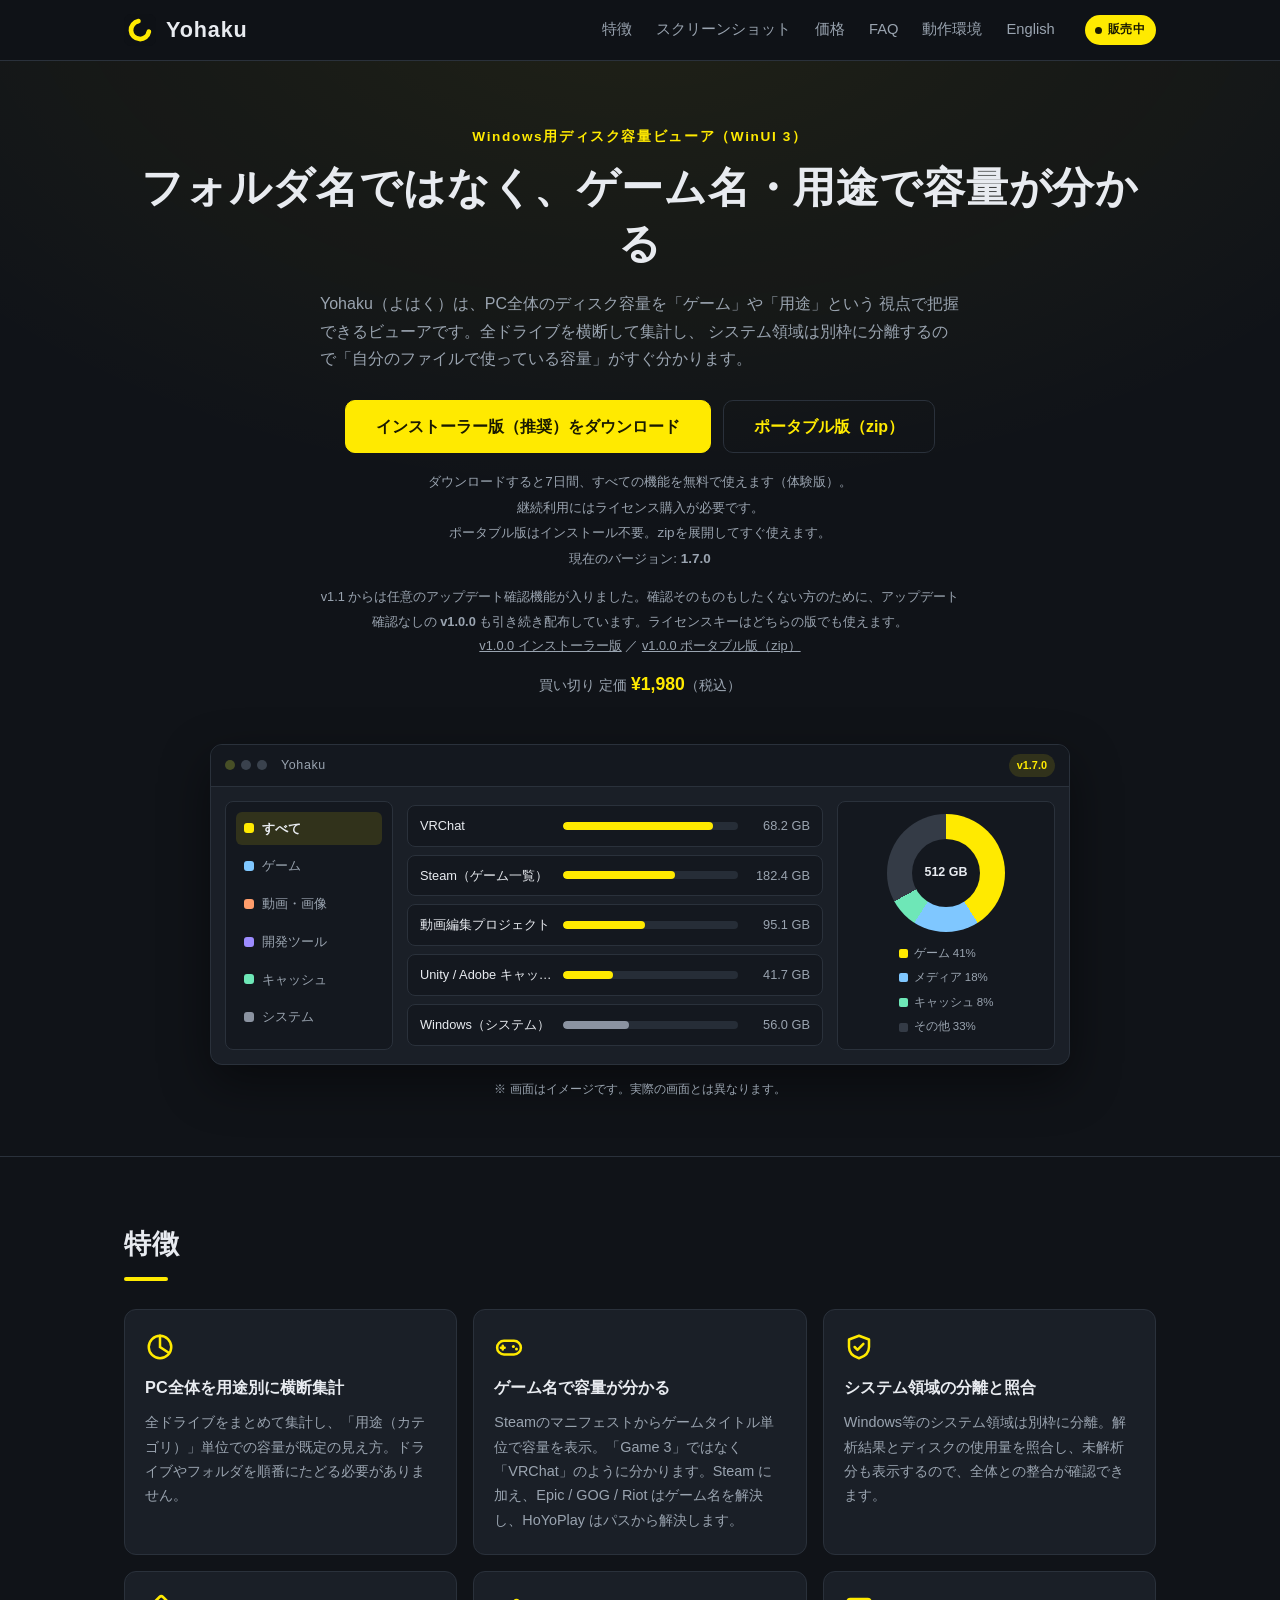
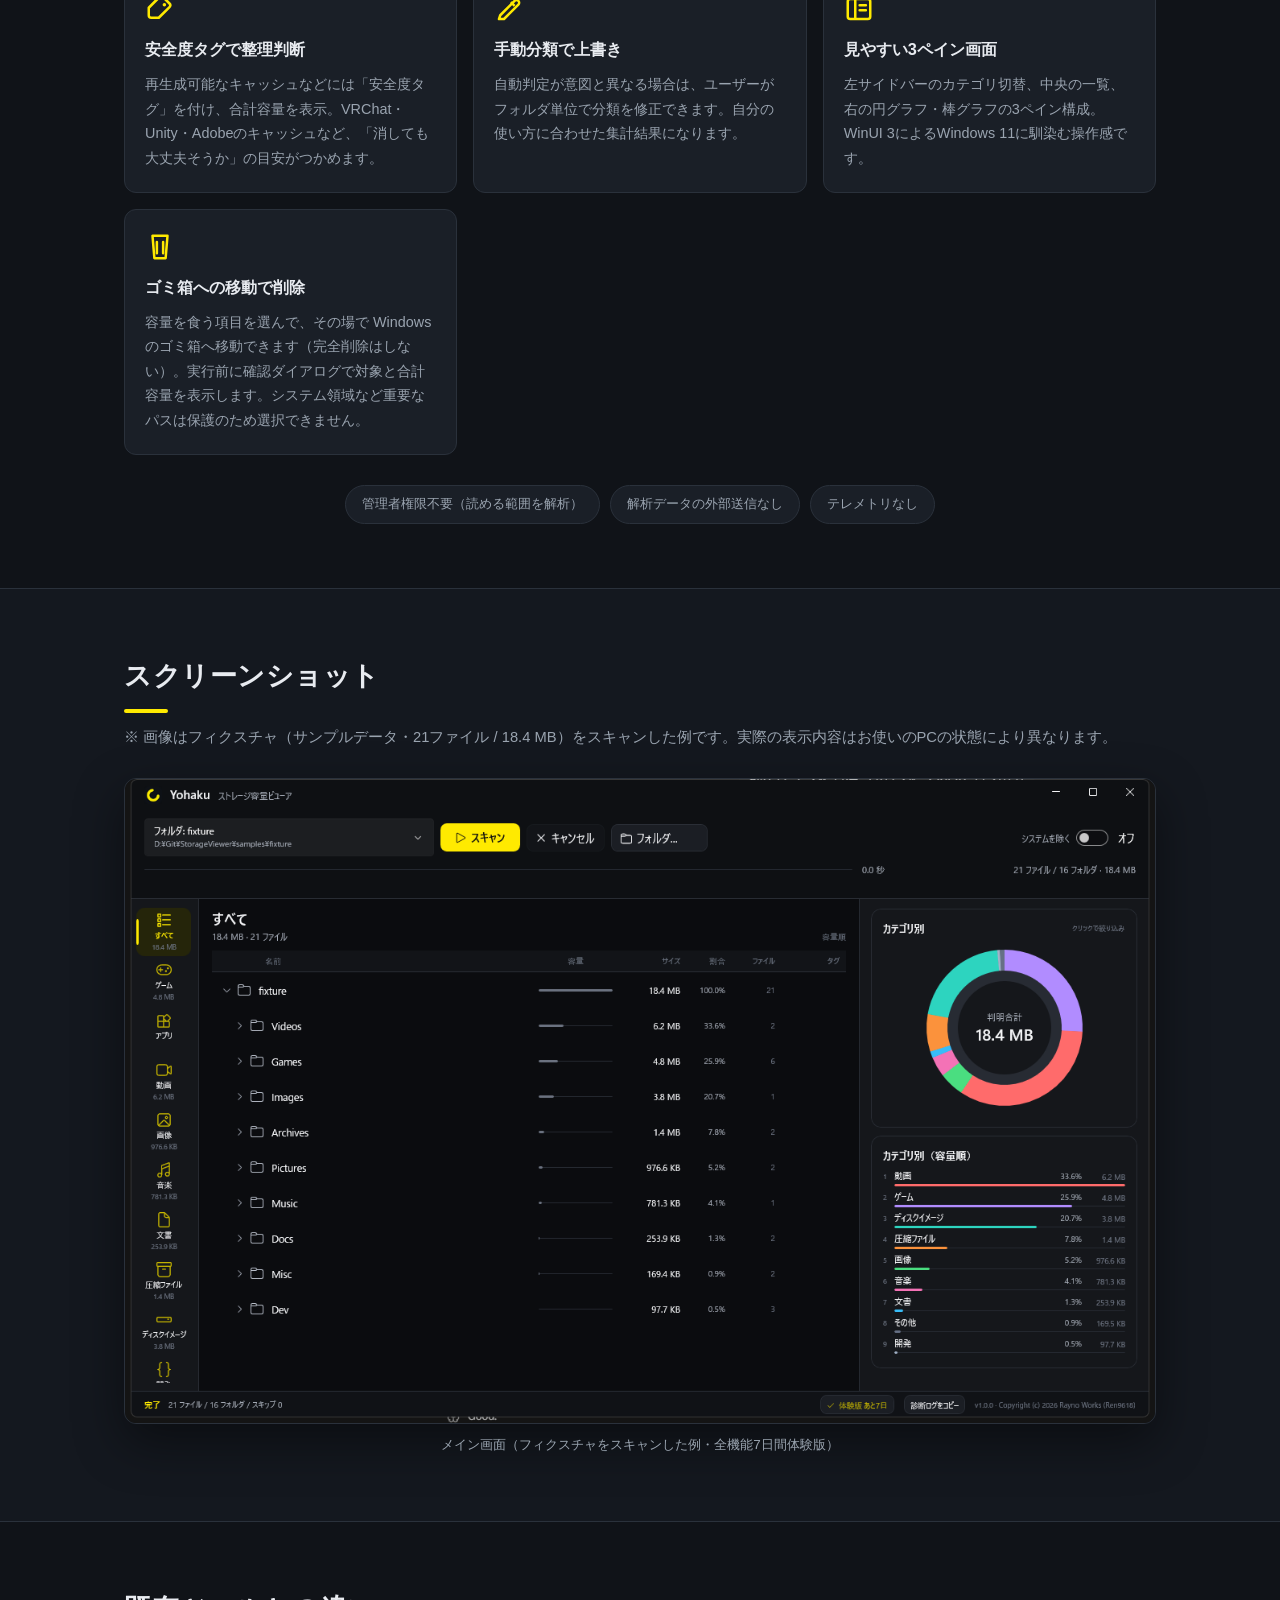
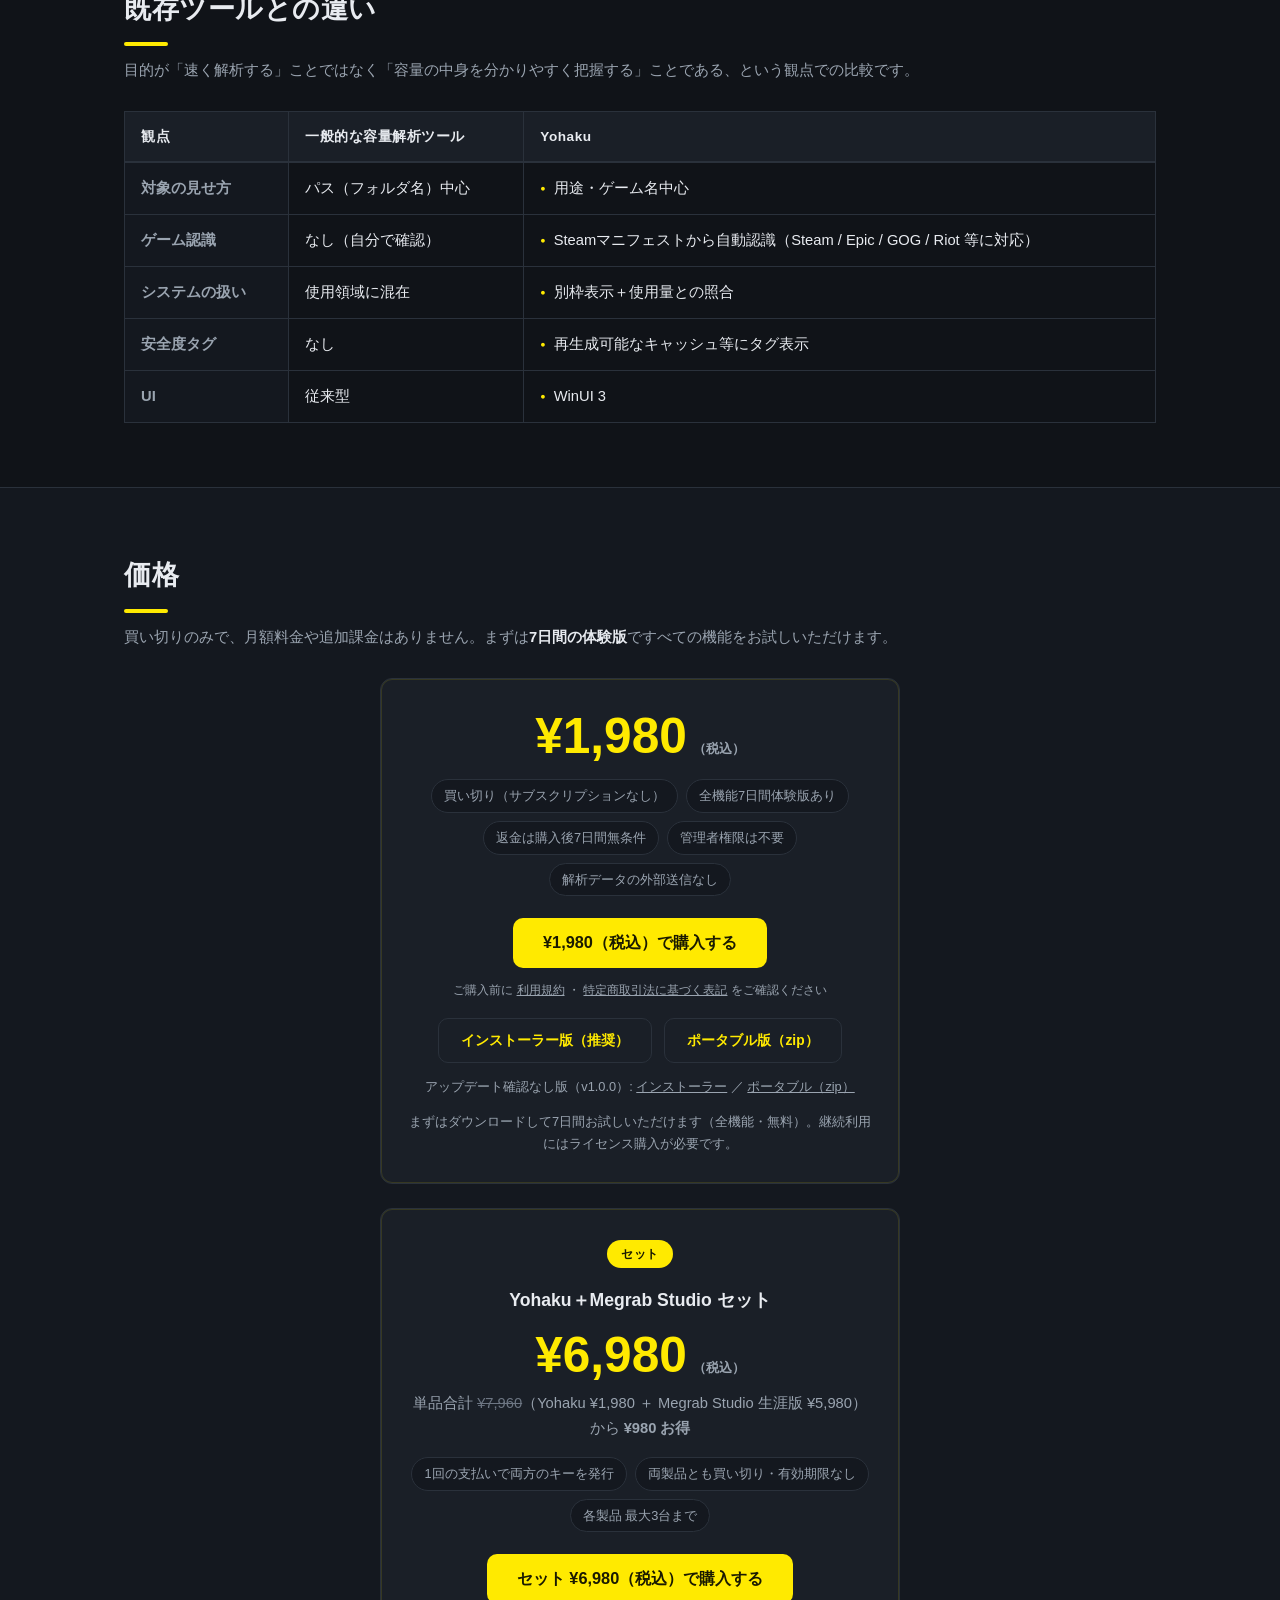
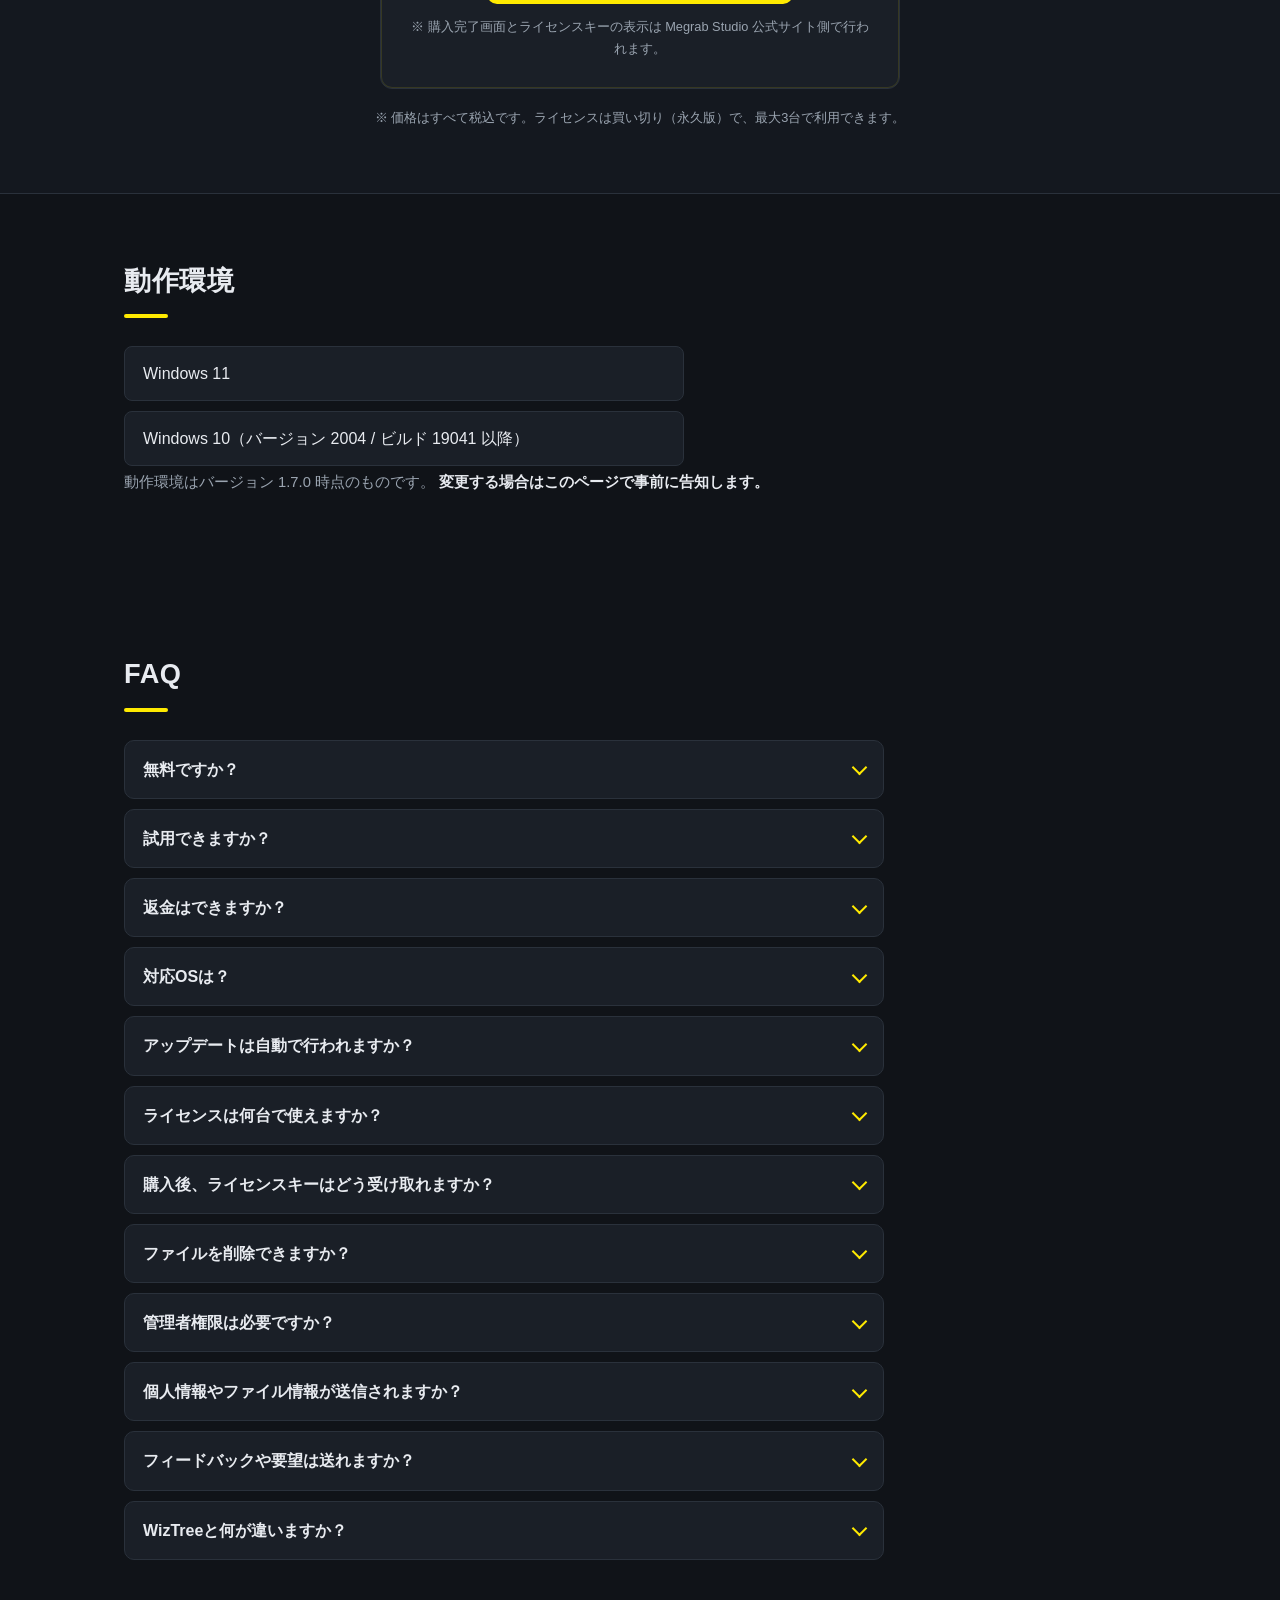
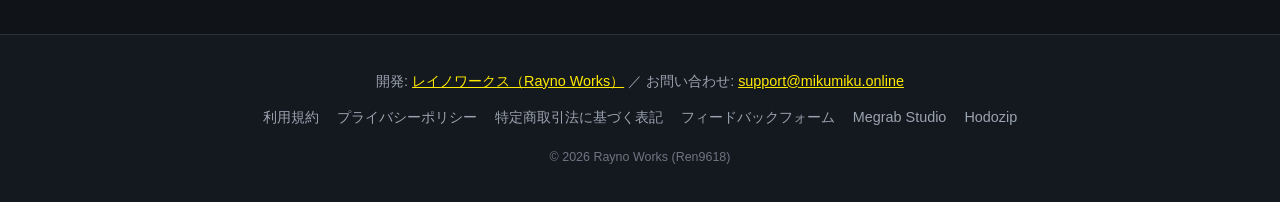
<file: index.html>
<!DOCTYPE html>
<html lang="ja">
<head>
<meta charset="utf-8">
<meta name="viewport" content="width=device-width, initial-scale=1">
<title>Yohaku（よはく） - Windows用ディスク容量ビューア</title>
<meta name="description" content="Yohaku（よはく）は、フォルダ名ではなくゲーム名・用途でディスク容量が分かるWindows用ディスク容量ビューアです。買い切りで定価1,980円（税込）。全機能を7日間無料で試せる体験版つき。">
<meta property="og:title" content="Yohaku（よはく） - Windows用ディスク容量ビューア">
<meta property="og:site_name" content="Yohaku">
<meta property="og:description" content="フォルダ名ではなく、ゲーム名・用途で容量が分かるWindows用ディスク容量ビューア。買い切り定価1,980円（税込）。">
<meta property="og:type" content="website">
<meta name="twitter:card" content="summary">
<link rel="alternate" hreflang="ja" href="https://ren9618.github.io/Yohaku/">
<link rel="alternate" hreflang="en" href="https://ren9618.github.io/Yohaku/en/">
<link rel="alternate" hreflang="x-default" href="https://ren9618.github.io/Yohaku/">
<link rel="icon" href="favicon.ico" sizes="32x32">
<link rel="icon" href="favicon.svg" type="image/svg+xml">
<link rel="apple-touch-icon" href="_brand/icon-180.png">
<link rel="stylesheet" href="style.css">
<script type="application/ld+json">
{
  "@context": "https://schema.org",
  "@type": "Product",
  "name": "Yohaku（よはく）",
  "description": "フォルダ名ではなく、ゲーム名・用途で容量が分かるWindows用ディスク容量ビューア。",
  "image": "https://ren9618.github.io/Yohaku/img/screenshot-main.png",
  "brand": { "@type": "Brand", "name": "Rayno Works" },
  "offers": {
    "@type": "Offer",
    "price": "1980",
    "priceCurrency": "JPY",
    "availability": "https://schema.org/InStock",
    "url": "https://ren9618.github.io/Yohaku/",
    "seller": { "@type": "Organization", "name": "Rayno Works" },
    "hasMerchantReturnPolicy": {
      "@type": "MerchantReturnPolicy",
      "applicableCountry": "JP",
      "returnPolicyCategory": "https://schema.org/MerchantReturnFiniteReturnWindow",
      "merchantReturnDays": 7
    }
  }
}
</script>
</head>
<body>

<!-- ▼ ヘッダー -->
<header class="site-header">
  <div class="container header-inner">
    <a class="brand" href="#top" aria-label="Yohaku 公式サイト トップへ">
      <svg class="brand-mark" viewBox="0 0 256 256" aria-hidden="true" focusable="false">
        <rect width="256" height="256" rx="56" fill="#0E1116"/>
        <path d="M198.9 140.5A72 72 0 1 1 115.5 57.1" fill="none" stroke="#FFEA00"
              stroke-width="38" stroke-linecap="round"/>
      </svg>
      <h1 class="brand-name">Yohaku</h1>
    </a>
    <nav class="site-nav" aria-label="ページ内リンク">
      <a href="#features">特徴</a>
      <a href="#screenshots">スクリーンショット</a>
      <a href="#pricing">価格</a>
      <a href="#faq">FAQ</a>
      <a href="#requirements">動作環境</a>
      <a href="en/" hreflang="en">English</a>
    </nav>
    <span class="dev-badge"><span class="dev-dot" aria-hidden="true"></span>販売中</span>
  </div>
</header>

<main id="top">

  <!-- ▼ ヒーロー -->
  <section class="hero">
    <div class="container hero-inner">
      <p class="hero-kicker">Windows用ディスク容量ビューア（WinUI 3）</p>
      <p class="hero-catch">フォルダ名ではなく、<br class="sp-br">ゲーム名・用途で容量が分かる</p>
      <p class="hero-lead">
        Yohaku（よはく）は、PC全体のディスク容量を「ゲーム」や「用途」という
        視点で把握できるビューアです。全ドライブを横断して集計し、
        システム領域は別枠に分離するので「自分のファイルで使っている容量」がすぐ分かります。
      </p>
      <div class="hero-actions">
        <div class="dl-buttons">
          <a class="btn" href="https://github.com/Ren9618/Yohaku/releases/latest/download/Yohaku-Setup.exe">インストーラー版（推奨）をダウンロード</a>
          <a class="btn btn-sub" href="https://github.com/Ren9618/Yohaku/releases/latest/download/Yohaku-Portable.zip">ポータブル版（zip）</a>
        </div>
        <p class="dl-note">
          ダウンロードすると7日間、すべての機能を無料で使えます（体験版）。<br>
          継続利用にはライセンス購入が必要です。<br>
          ポータブル版はインストール不要。zipを展開してすぐ使えます。<br>
          現在のバージョン: <strong>1.7.0</strong>
        </p>
        <p class="dl-legacy">
          v1.1 からは任意のアップデート確認機能が入りました。確認そのものもしたくない方のために、アップデート確認なしの <strong>v1.0.0</strong> も引き続き配布しています。ライセンスキーはどちらの版でも使えます。<br>
          <a href="https://github.com/Ren9618/Yohaku/releases/download/v1.0.0/Yohaku-Setup.exe">v1.0.0 インストーラー版</a> ／ <a href="https://github.com/Ren9618/Yohaku/releases/download/v1.0.0/Yohaku-Portable.zip">v1.0.0 ポータブル版（zip）</a>
        </p>
        <p class="hero-price">
          買い切り 定価 <strong>¥1,980</strong>（税込）
        </p>
      </div>

      <!-- アプリ画面モック（CSS描画・イメージ） -->
      <div class="mock" role="img"
           aria-label="Yohakuの画面イメージ。左側にカテゴリ一覧、中央に項目別の容量一覧、右側に円グラフが並ぶ3ペイン構成">
        <div class="mock-titlebar">
          <span class="tb-dot" aria-hidden="true"></span><span class="tb-dot" aria-hidden="true"></span><span class="tb-dot" aria-hidden="true"></span>
          <span class="tb-title">Yohaku</span>
          <span class="tb-badge">v1.7.0</span>
        </div>
        <div class="mock-body">
          <div class="mock-side">
            <span class="side-item is-active"><i class="ico-dot ico-a"></i>すべて</span>
            <span class="side-item"><i class="ico-dot ico-b"></i>ゲーム</span>
            <span class="side-item"><i class="ico-dot ico-c"></i>動画・画像</span>
            <span class="side-item"><i class="ico-dot ico-d"></i>開発ツール</span>
            <span class="side-item"><i class="ico-dot ico-e"></i>キャッシュ</span>
            <span class="side-item"><i class="ico-dot ico-f"></i>システム</span>
          </div>
          <div class="mock-list">
            <div class="list-row"><span class="row-name">VRChat</span><span class="row-bar"><i style="width:86%"></i></span><span class="row-size">68.2 GB</span></div>
            <div class="list-row"><span class="row-name">Steam（ゲーム一覧）</span><span class="row-bar"><i style="width:64%"></i></span><span class="row-size">182.4 GB</span></div>
            <div class="list-row"><span class="row-name">動画編集プロジェクト</span><span class="row-bar"><i style="width:47%"></i></span><span class="row-size">95.1 GB</span></div>
            <div class="list-row"><span class="row-name">Unity / Adobe キャッシュ</span><span class="row-bar"><i style="width:29%"></i></span><span class="row-size">41.7 GB</span></div>
            <div class="list-row"><span class="row-name">Windows（システム）</span><span class="row-bar row-bar-sys"><i style="width:38%"></i></span><span class="row-size">56.0 GB</span></div>
          </div>
          <div class="mock-chart">
            <div class="donut"><span class="donut-hole">512 GB</span></div>
            <div class="donut-legend">
              <span><i class="lg lg-a"></i>ゲーム 41%</span>
              <span><i class="lg lg-b"></i>メディア 18%</span>
              <span><i class="lg lg-c"></i>キャッシュ 8%</span>
              <span><i class="lg lg-d"></i>その他 33%</span>
            </div>
          </div>
        </div>
      </div>
      <p class="mock-caption">※ 画面はイメージです。実際の画面とは異なります。</p>
    </div>
  </section>

  <!-- ▼ 特徴 -->
  <section class="section" id="features">
    <div class="container">
      <h2 class="section-title">特徴</h2>
      <div class="cards">
        <article class="card">
          <svg class="card-ico" viewBox="0 0 24 24" aria-hidden="true" focusable="false"><circle cx="12" cy="12" r="9" fill="none" stroke="currentColor" stroke-width="2"/><path d="M12 3v9l6.4 4.2" fill="none" stroke="currentColor" stroke-width="2" stroke-linecap="round"/></svg>
          <h3>PC全体を用途別に横断集計</h3>
          <p>全ドライブをまとめて集計し、「用途（カテゴリ）」単位での容量が既定の見え方。ドライブやフォルダを順番にたどる必要がありません。</p>
        </article>
        <article class="card">
          <svg class="card-ico" viewBox="0 0 24 24" aria-hidden="true" focusable="false"><rect x="2.5" y="7" width="19" height="11" rx="5.5" fill="none" stroke="currentColor" stroke-width="2"/><path d="M7 11v3M5.5 12.5h3" stroke="currentColor" stroke-width="2" stroke-linecap="round"/><circle cx="15.5" cy="11.5" r="1.2" fill="currentColor"/><circle cx="18" cy="13.5" r="1.2" fill="currentColor"/></svg>
          <h3>ゲーム名で容量が分かる</h3>
          <p>Steamのマニフェストからゲームタイトル単位で容量を表示。「Game 3」ではなく「VRChat」のように分かります。Steam に加え、Epic / GOG / Riot はゲーム名を解決し、HoYoPlay はパスから解決します。</p>
        </article>
        <article class="card">
          <svg class="card-ico" viewBox="0 0 24 24" aria-hidden="true" focusable="false"><path d="M12 3l8 3v6c0 4.4-3.2 7.6-8 9-4.8-1.4-8-4.6-8-9V6z" fill="none" stroke="currentColor" stroke-width="2" stroke-linejoin="round"/><path d="M8.5 12l2.3 2.3L15.5 9.5" fill="none" stroke="currentColor" stroke-width="2" stroke-linecap="round" stroke-linejoin="round"/></svg>
          <h3>システム領域の分離と照合</h3>
          <p>Windows等のシステム領域は別枠に分離。解析結果とディスクの使用量を照合し、未解析分も表示するので、全体との整合が確認できます。</p>
        </article>
        <article class="card">
          <svg class="card-ico" viewBox="0 0 24 24" aria-hidden="true" focusable="false"><path d="M3 11l8.6-8.6a2 2 0 012.8 0l5.2 5.2a2 2 0 010 2.8L11 19H5a2 2 0 01-2-2z" fill="none" stroke="currentColor" stroke-width="2" stroke-linejoin="round"/><circle cx="15.5" cy="8.5" r="1.4" fill="currentColor"/></svg>
          <h3>安全度タグで整理判断</h3>
          <p>再生成可能なキャッシュなどには「安全度タグ」を付け、合計容量を表示。VRChat・Unity・Adobeのキャッシュなど、「消しても大丈夫そうか」の目安がつかめます。</p>
        </article>
        <article class="card">
          <svg class="card-ico" viewBox="0 0 24 24" aria-hidden="true" focusable="false"><path d="M4 20h4L19.5 8.5a2.1 2.1 0 00-3-3L5 17z" fill="none" stroke="currentColor" stroke-width="2" stroke-linejoin="round"/><path d="M13.5 6.5l3 3" stroke="currentColor" stroke-width="2"/></svg>
          <h3>手動分類で上書き</h3>
          <p>自動判定が意図と異なる場合は、ユーザーがフォルダ単位で分類を修正できます。自分の使い方に合わせた集計結果になります。</p>
        </article>
        <article class="card">
          <svg class="card-ico" viewBox="0 0 24 24" aria-hidden="true" focusable="false"><rect x="3" y="4" width="18" height="16" rx="2" fill="none" stroke="currentColor" stroke-width="2"/><path d="M9 4v16" stroke="currentColor" stroke-width="2"/><path d="M12.5 9h5M12.5 13h5" stroke="currentColor" stroke-width="2" stroke-linecap="round"/></svg>
          <h3>見やすい3ペイン画面</h3>
          <p>左サイドバーのカテゴリ切替、中央の一覧、右の円グラフ・棒グラフの3ペイン構成。WinUI 3によるWindows 11に馴染む操作感です。</p>
        </article>
        <article class="card">
          <svg class="card-ico" viewBox="0 0 24 24" aria-hidden="true" focusable="false"><path d="M6 3h12l-1.5 18h-9z" fill="none" stroke="currentColor" stroke-width="2" stroke-linejoin="round"/><path d="M9.5 8v9M14.5 8v9" stroke="currentColor" stroke-width="2" stroke-linecap="round"/></svg>
          <h3>ゴミ箱への移動で削除</h3>
          <p>容量を食う項目を選んで、その場で Windows のゴミ箱へ移動できます（完全削除はしない）。実行前に確認ダイアログで対象と合計容量を表示します。システム領域など重要なパスは保護のため選択できません。</p>
        </article>
      </div>
      <ul class="policy-list" aria-label="動作方針">
        <li>管理者権限不要（読める範囲を解析）</li>
        <li>解析データの外部送信なし</li>
        <li>テレメトリなし</li>
      </ul>
    </div>
  </section>

  <!-- ▼ スクリーンショット（プレースホルダ） -->
  <section class="section section-alt" id="screenshots">
    <div class="container">
      <h2 class="section-title">スクリーンショット</h2>
      <p class="section-note">※ 画像はフィクスチャ（サンプルデータ・21ファイル / 18.4 MB）をスキャンした例です。実際の表示内容はお使いのPCの状態により異なります。</p>
      <figure class="shot">
        <img class="shot-img" src="img/screenshot-main.png"
             alt="Yohakuのメイン画面。左側にカテゴリ一覧、中央に項目別の容量一覧、右側にカテゴリ別の円グラフと容量順リストが並ぶ3ペイン構成。下部には「体験版 あと7日」と表示されている"
             width="1280" height="800" loading="lazy">
        <figcaption>メイン画面（フィクスチャをスキャンした例・全機能7日間体験版）</figcaption>
      </figure>
    </div>
  </section>

  <!-- ▼ 比較 -->
  <section class="section" id="difference">
    <div class="container">
      <h2 class="section-title">既存ツールとの違い</h2>
      <p class="section-note">目的が「速く解析する」ことではなく「容量の中身を分かりやすく把握する」ことである、という観点での比較です。</p>
      <div class="table-wrap">
        <table>
          <caption class="visually-hidden">一般的な容量解析ツールとYohakuの比較表</caption>
          <thead>
            <tr><th scope="col">観点</th><th scope="col">一般的な容量解析ツール</th><th scope="col">Yohaku</th></tr>
          </thead>
          <tbody>
            <tr><th scope="row">対象の見せ方</th><td>パス（フォルダ名）中心</td><td class="em">用途・ゲーム名中心</td></tr>
            <tr><th scope="row">ゲーム認識</th><td>なし（自分で確認）</td><td class="em">Steamマニフェストから自動認識（Steam / Epic / GOG / Riot 等に対応）</td></tr>
            <tr><th scope="row">システムの扱い</th><td>使用領域に混在</td><td class="em">別枠表示＋使用量との照合</td></tr>
            <tr><th scope="row">安全度タグ</th><td>なし</td><td class="em">再生成可能なキャッシュ等にタグ表示</td></tr>
            <tr><th scope="row">UI</th><td>従来型</td><td class="em">WinUI 3</td></tr>
          </tbody>
        </table>
      </div>
    </div>
  </section>

  <!-- ▼ 価格 -->
  <section class="section section-alt" id="pricing">
    <div class="container">
      <h2 class="section-title">価格</h2>
      <p class="section-note">買い切りのみで、月額料金や追加課金はありません。まずは<strong>7日間の体験版</strong>ですべての機能をお試しいただけます。</p>
      <div class="price-card">
        <p class="price-main">¥1,980<span class="price-tax">（税込）</span></p>
        <ul class="price-facts">
          <li>買い切り（サブスクリプションなし）</li>
          <li>全機能7日間体験版あり</li>
          <li>返金は購入後7日間無条件</li>
          <li>管理者権限は不要</li>
          <li>解析データの外部送信なし</li>
        </ul>
        <button type="button" class="btn btn-buy" id="buy-button">¥1,980（税込）で購入する</button>
        <p class="buy-legal">ご購入前に <a href="terms/">利用規約</a> ・ <a href="tokushoho/">特定商取引法に基づく表記</a> をご確認ください</p>
        <p class="buy-error" id="buy-error" hidden role="alert">決済ページを開けませんでした。時間をおいて再度お試しください。解決しない場合は support@mikumiku.online へご連絡ください。</p>
        <div class="dl-buttons dl-buttons-price">
          <a class="btn btn-sub" href="https://github.com/Ren9618/Yohaku/releases/latest/download/Yohaku-Setup.exe">インストーラー版（推奨）</a>
          <a class="btn btn-sub" href="https://github.com/Ren9618/Yohaku/releases/latest/download/Yohaku-Portable.zip">ポータブル版（zip）</a>
        </div>
        <p class="dl-legacy dl-legacy-price">アップデート確認なし版（v1.0.0）: <a href="https://github.com/Ren9618/Yohaku/releases/download/v1.0.0/Yohaku-Setup.exe">インストーラー</a> ／ <a href="https://github.com/Ren9618/Yohaku/releases/download/v1.0.0/Yohaku-Portable.zip">ポータブル（zip）</a></p>
        <p class="buy-note">まずはダウンロードして7日間お試しいただけます（全機能・無料）。継続利用にはライセンス購入が必要です。</p>
      </div>
      <div class="price-card bundle-card">
        <p class="price-badge">セット</p>
        <h3 class="bundle-title">Yohaku＋Megrab Studio セット</h3>
        <p class="price-main">¥6,980<span class="price-tax">（税込）</span></p>
        <p class="price-list">単品合計 <s>¥7,960</s>（Yohaku ¥1,980 ＋ Megrab Studio 生涯版 ¥5,980）から <strong>¥980 お得</strong></p>
        <ul class="price-facts">
          <li>1回の支払いで両方のキーを発行</li>
          <li>両製品とも買い切り・有効期限なし</li>
          <li>各製品 最大3台まで</li>
        </ul>
        <button type="button" class="btn btn-buy" id="bundle-button">セット ¥6,980（税込）で購入する</button>
        <p class="buy-note bundle-note">※ 購入完了画面とライセンスキーの表示は Megrab Studio 公式サイト側で行われます。</p>
        <p class="buy-error" id="bundle-buy-error" hidden role="alert">決済ページを開けませんでした。時間をおいて再度お試しください。解決しない場合は support@mikumiku.online へご連絡ください。</p>
      </div>
      <p class="price-note">※ 価格はすべて税込です。ライセンスは買い切り（永久版）で、最大3台で利用できます。</p>
    </div>
  </section>

  <!-- ▼ 動作環境 -->
  <section class="section" id="requirements">
    <div class="container">
      <h2 class="section-title">動作環境</h2>
      <ul class="req-list">
        <li>Windows 11</li>
        <li>Windows 10（バージョン 2004 / ビルド 19041 以降）</li>
      </ul>
      <p class="section-note">
        動作環境はバージョン 1.7.0 時点のものです。
        <strong>変更する場合はこのページで事前に告知します。</strong>
      </p>
    </div>
  </section>

  <!-- ▼ FAQ -->
  <section class="section" id="faq">
    <div class="container">
      <h2 class="section-title">FAQ</h2>
      <div class="faq">
        <details>
          <summary>無料ですか？</summary>
          <p>買い切りの有料ソフトです。定価は¥1,980（税込）です。月額料金はありません。</p>
        </details>
        <details>
          <summary>試用できますか？</summary>
          <p>はい。ダウンロードすると7日間、すべての機能を無料で使えます（体験版）。継続利用にはライセンス購入が必要です。</p>
        </details>
        <details>
          <summary>返金はできますか？</summary>
          <p>購入後7日間であれば、理由を問わず無条件で返金に対応します。</p>
        </details>
        <details>
          <summary>対応OSは？</summary>
          <p>Windows 11、および Windows 10（バージョン 2004 / ビルド 19041 以降）に対応しています。</p>
        </details>
        <details>
          <summary>アップデートは自動で行われますか？</summary>
          <p>いいえ。既定では「アップデートを確認」ボタンを押したときだけ、GitHub で最新版を確認します。設定で起動時の自動確認に変えることもできますが、新版があっても自動でダウンロード・インストールはされません。また、アップデート確認そのものがない v1.0.0（アップデート確認なし版）も配布しています。</p>
        </details>
        <details>
          <summary>ライセンスは何台で使えますか？</summary>
          <p>購入したライセンスキーは、最大3台で利用できます。</p>
        </details>
        <details>
          <summary>購入後、ライセンスキーはどう受け取れますか？</summary>
          <p>購入完了画面にライセンスキーが表示され、同時に登録いただいたメールアドレスにも送付されます。アプリのライセンス入力欄にキーを貼り付けてください。</p>
        </details>
        <details>
          <summary>ファイルを削除できますか？</summary>
          <p>はい。v1.2 から、選択したファイル・フォルダを Windows のゴミ箱へ移動できます。完全削除は行いません。システム領域など重要なパスは保護のため選択できません。元に戻す場合はゴミ箱から復元してください。</p>
        </details>
        <details>
          <summary>管理者権限は必要ですか？</summary>
          <p>不要です。通常権限で読める範囲を解析します。</p>
        </details>
        <details>
          <summary>個人情報やファイル情報が送信されますか？</summary>
          <p>スキャン・解析のデータが外部に送信されることはありません。解析はすべてPC内で完結します。通信が発生するのは、(1) ライセンスの確認、(2) アップデートの確認（既定は手動ボタン押下時のみ。設定で起動時確認に変更した場合のみ自動）、(3) フィードバックフォームを開くとき（ご自身のブラウザでの操作）のみです。</p>
        </details>
        <details>
          <summary>フィードバックや要望は送れますか？</summary>
          <p>アプリ内の「フィードバック」ボタンからフォームを開いて送れます（ブラウザが開きます）。不具合の報告・機能の要望・質問にどうぞ。</p>
        </details>
        <details>
          <summary>WizTreeと何が違いますか？</summary>
          <p>速さではなく分かりやすさが目的です。用途やゲーム名で容量を把握できます。</p>
        </details>
      </div>
    </div>
  </section>

</main>

<!-- ▼ フッター -->
<footer class="site-footer">
  <div class="container footer-inner">
    <p class="footer-dev">
      開発: <a href="https://ren9618.github.io/" rel="noopener">レイノワークス（Rayno Works）</a>
      ／ お問い合わせ: <a href="mailto:support@mikumiku.online">support@mikumiku.online</a>
    </p>
    <ul class="footer-links">
      <li><a href="terms/">利用規約</a></li>
      <li><a href="privacy/">プライバシーポリシー</a></li>
      <li><a href="tokushoho/">特定商取引法に基づく表記</a></li>
      <li><a href="https://docs.google.com/forms/d/e/1FAIpQLSfSuPLTinqExS61uuCoh1453_3kNF-ksdr_sGwVtQI4NySszA/viewform" rel="noopener">フィードバックフォーム</a></li>
      <li><a href="https://megrab.mikumiku.online/" rel="noopener">Megrab Studio</a></li>
      <li><a href="https://ren9618.github.io/Hodozip/" rel="noopener">Hodozip</a></li>
    </ul>
    <p class="copyright">© 2026 Rayno Works (Ren9618)</p>
  </div>
</footer>

<script src="checkout.js" defer></script>

</body>
</html>
</file>
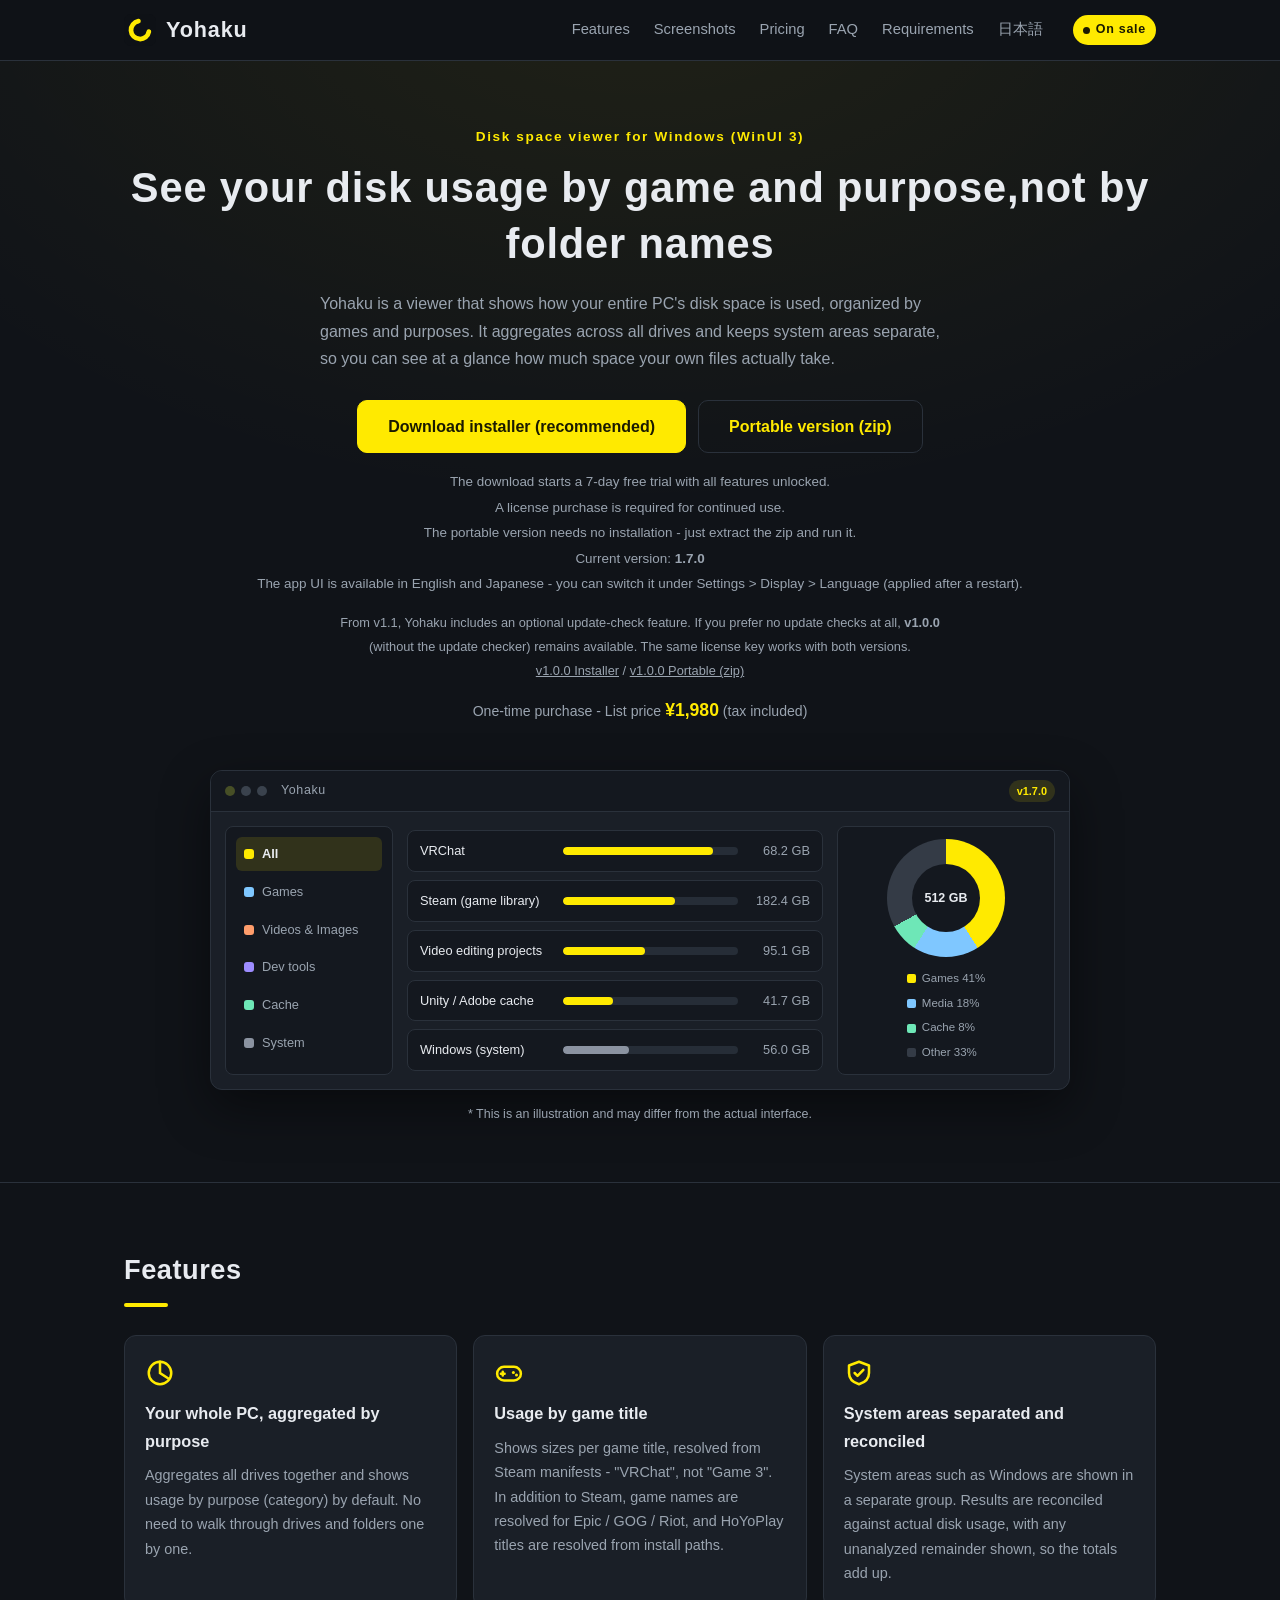
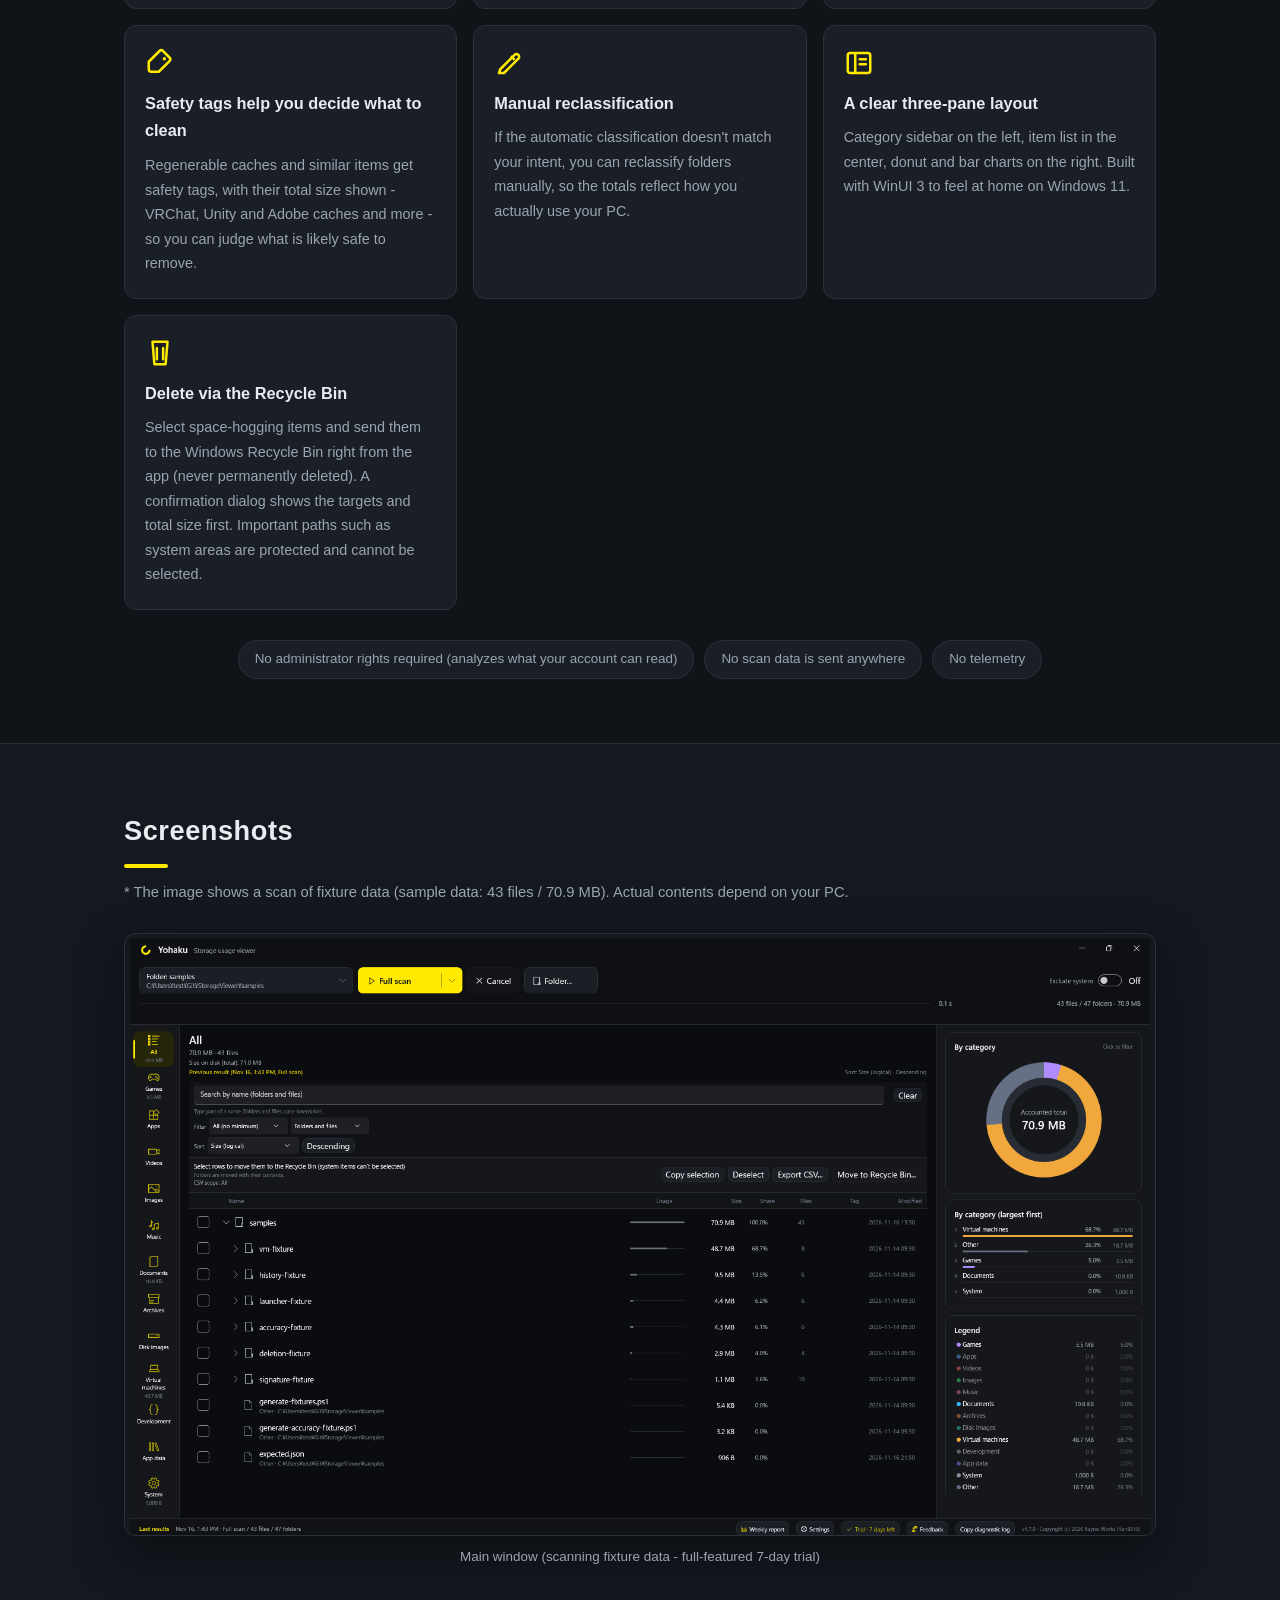
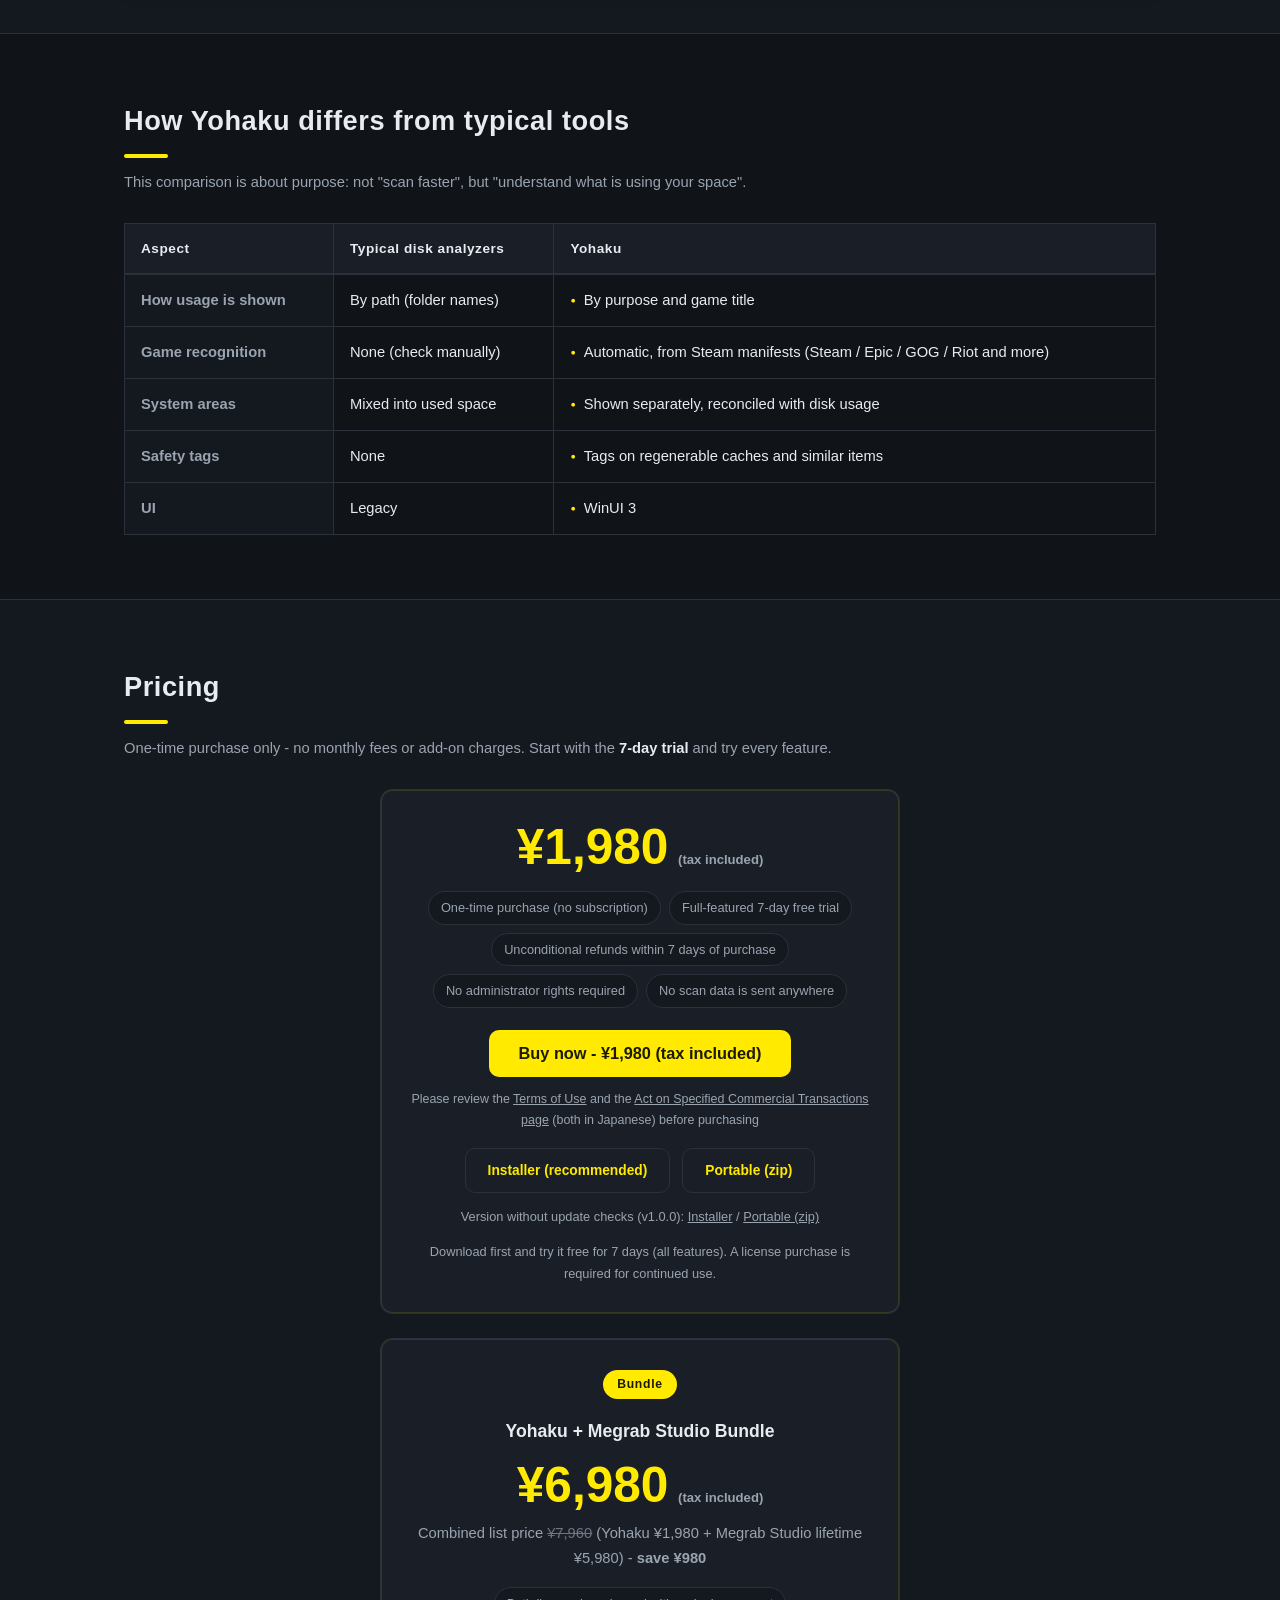
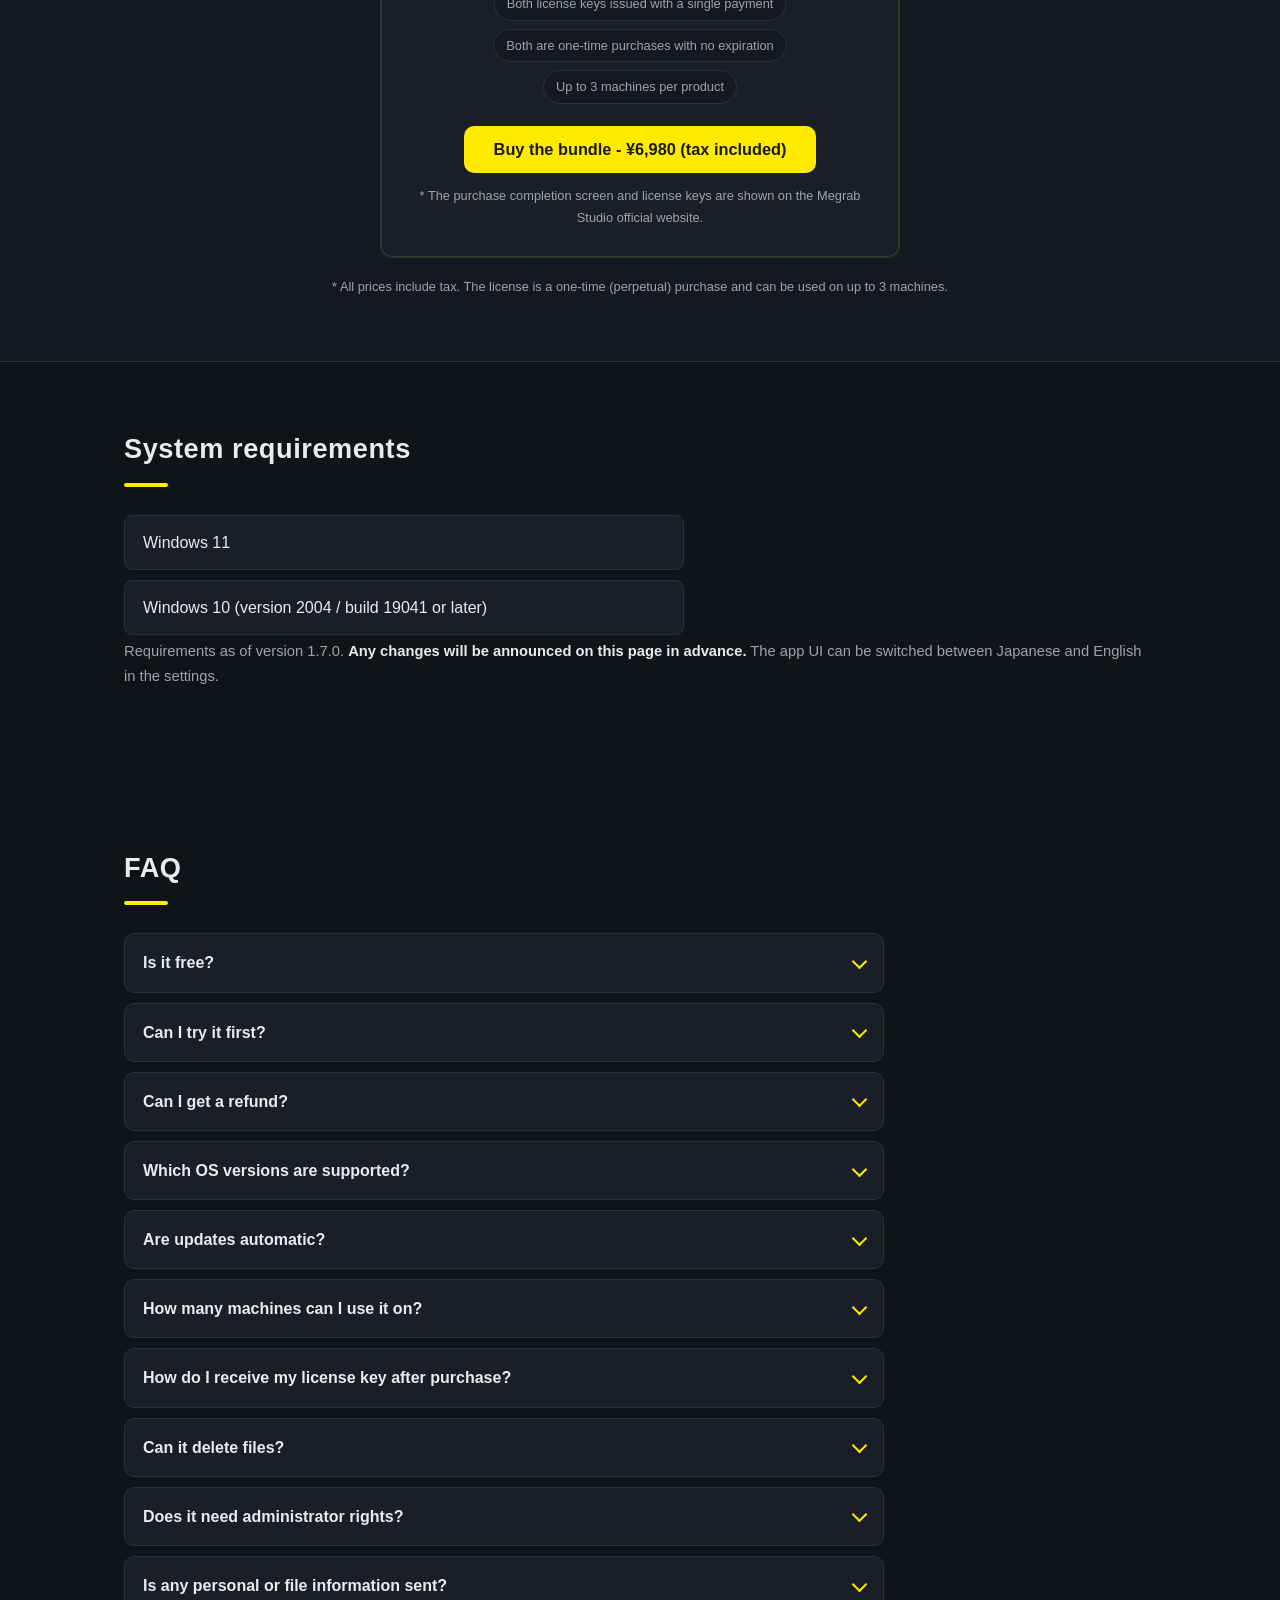
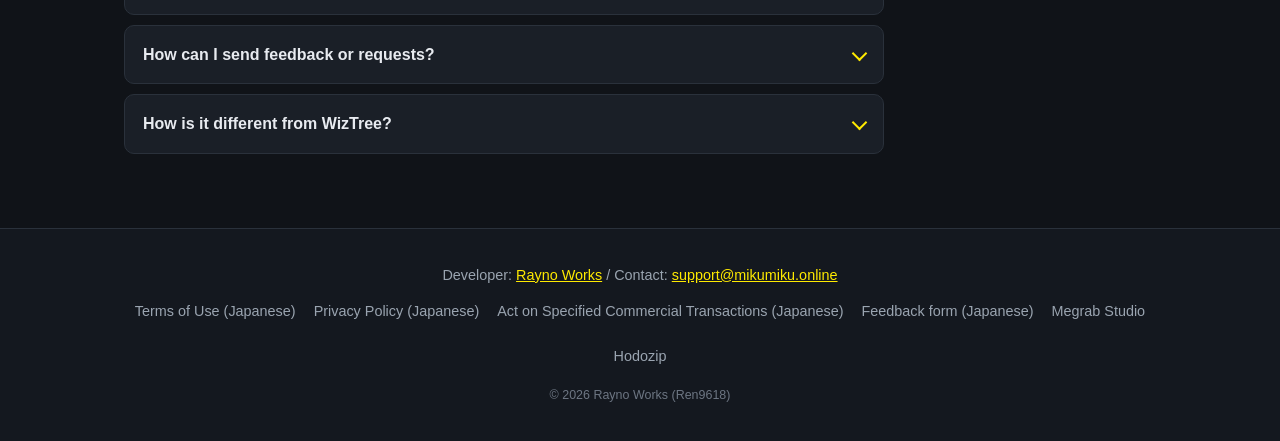
<file: en/index.html>
<!DOCTYPE html>
<html lang="en">
<head>
<meta charset="utf-8">
<meta name="viewport" content="width=device-width, initial-scale=1">
<title>Yohaku - Disk Space Viewer for Windows</title>
<meta name="description" content="Yohaku is a disk space viewer for Windows that shows usage by game title and purpose, not by folder names. One-time purchase for the list price of ¥1,980 (tax included). Includes a full-featured 7-day free trial.">
<link rel="canonical" href="https://ren9618.github.io/Yohaku/en/">
<link rel="alternate" hreflang="ja" href="https://ren9618.github.io/Yohaku/">
<link rel="alternate" hreflang="en" href="https://ren9618.github.io/Yohaku/en/">
<link rel="alternate" hreflang="x-default" href="https://ren9618.github.io/Yohaku/">
<meta property="og:title" content="Yohaku - Disk Space Viewer for Windows">
<meta property="og:site_name" content="Yohaku">
<meta property="og:description" content="A disk space viewer for Windows that shows usage by game title and purpose, not by folder names. One-time purchase for the list price of ¥1,980 (tax included).">
<meta property="og:type" content="website">
<meta property="og:url" content="https://ren9618.github.io/Yohaku/en/">
<meta property="og:locale" content="en_US">
<meta name="twitter:card" content="summary">
<link rel="icon" href="../favicon.ico" sizes="32x32">
<link rel="icon" href="../favicon.svg" type="image/svg+xml">
<link rel="apple-touch-icon" href="../_brand/icon-180.png">
<link rel="stylesheet" href="../style.css">
<script type="application/ld+json">
{
  "@context": "https://schema.org",
  "@type": "Product",
  "name": "Yohaku",
  "description": "A disk space viewer for Windows that shows usage by game title and purpose, not by folder names.",
  "image": "https://ren9618.github.io/Yohaku/img/screenshot-main.png",
  "brand": { "@type": "Brand", "name": "Rayno Works" },
  "offers": {
    "@type": "Offer",
    "price": "1980",
    "priceCurrency": "JPY",
    "availability": "https://schema.org/InStock",
    "url": "https://ren9618.github.io/Yohaku/en/",
    "seller": { "@type": "Organization", "name": "Rayno Works" },
    "hasMerchantReturnPolicy": {
      "@type": "MerchantReturnPolicy",
      "applicableCountry": "JP",
      "returnPolicyCategory": "https://schema.org/MerchantReturnFiniteReturnWindow",
      "merchantReturnDays": 7
    }
  }
}
</script>
</head>
<body>

<!-- ▼ Header -->
<header class="site-header">
  <div class="container header-inner">
    <a class="brand" href="#top" aria-label="Yohaku official site - back to top">
      <svg class="brand-mark" viewBox="0 0 256 256" aria-hidden="true" focusable="false">
        <rect width="256" height="256" rx="56" fill="#0E1116"/>
        <path d="M198.9 140.5A72 72 0 1 1 115.5 57.1" fill="none" stroke="#FFEA00"
              stroke-width="38" stroke-linecap="round"/>
      </svg>
      <h1 class="brand-name">Yohaku</h1>
    </a>
    <nav class="site-nav" aria-label="Page sections">
      <a href="#features">Features</a>
      <a href="#screenshots">Screenshots</a>
      <a href="#pricing">Pricing</a>
      <a href="#faq">FAQ</a>
      <a href="#requirements">Requirements</a>
      <a href="../" hreflang="ja">日本語</a>
    </nav>
    <span class="dev-badge"><span class="dev-dot" aria-hidden="true"></span>On sale</span>
  </div>
</header>

<main id="top">

  <!-- ▼ Hero -->
  <section class="hero">
    <div class="container hero-inner">
      <p class="hero-kicker">Disk space viewer for Windows (WinUI 3)</p>
      <p class="hero-catch">See your disk usage by game and purpose,<br class="sp-br">not by folder names</p>
      <p class="hero-lead">
        Yohaku is a viewer that shows how your entire PC's disk space is used,
        organized by games and purposes. It aggregates across all drives and keeps
        system areas separate, so you can see at a glance how much space your own
        files actually take.
      </p>
      <div class="hero-actions">
        <div class="dl-buttons">
          <a class="btn" href="https://github.com/Ren9618/Yohaku/releases/latest/download/Yohaku-Setup.exe">Download installer (recommended)</a>
          <a class="btn btn-sub" href="https://github.com/Ren9618/Yohaku/releases/latest/download/Yohaku-Portable.zip">Portable version (zip)</a>
        </div>
        <p class="dl-note">
          The download starts a 7-day free trial with all features unlocked.<br>
          A license purchase is required for continued use.<br>
          The portable version needs no installation - just extract the zip and run it.<br>
          Current version: <strong>1.7.0</strong><br>
          The app UI is available in English and Japanese - you can switch it under Settings &gt; Display &gt; Language (applied after a restart).
        </p>
        <p class="dl-legacy">
          From v1.1, Yohaku includes an optional update-check feature. If you prefer no update checks at all, <strong>v1.0.0</strong> (without the update checker) remains available. The same license key works with both versions.<br>
          <a href="https://github.com/Ren9618/Yohaku/releases/download/v1.0.0/Yohaku-Setup.exe">v1.0.0 Installer</a> / <a href="https://github.com/Ren9618/Yohaku/releases/download/v1.0.0/Yohaku-Portable.zip">v1.0.0 Portable (zip)</a>
        </p>
        <p class="hero-price">
          One-time purchase - List price <strong>¥1,980</strong> (tax included)
        </p>
      </div>

      <!-- App window mock (CSS illustration) -->
      <div class="mock" role="img"
           aria-label="Illustration of the Yohaku window: a three-pane layout with a category list on the left, items by size in the center, and a donut chart on the right">
        <div class="mock-titlebar">
          <span class="tb-dot" aria-hidden="true"></span><span class="tb-dot" aria-hidden="true"></span><span class="tb-dot" aria-hidden="true"></span>
          <span class="tb-title">Yohaku</span>
          <span class="tb-badge">v1.7.0</span>
        </div>
        <div class="mock-body">
          <div class="mock-side">
            <span class="side-item is-active"><i class="ico-dot ico-a"></i>All</span>
            <span class="side-item"><i class="ico-dot ico-b"></i>Games</span>
            <span class="side-item"><i class="ico-dot ico-c"></i>Videos &amp; Images</span>
            <span class="side-item"><i class="ico-dot ico-d"></i>Dev tools</span>
            <span class="side-item"><i class="ico-dot ico-e"></i>Cache</span>
            <span class="side-item"><i class="ico-dot ico-f"></i>System</span>
          </div>
          <div class="mock-list">
            <div class="list-row"><span class="row-name">VRChat</span><span class="row-bar"><i style="width:86%"></i></span><span class="row-size">68.2 GB</span></div>
            <div class="list-row"><span class="row-name">Steam (game library)</span><span class="row-bar"><i style="width:64%"></i></span><span class="row-size">182.4 GB</span></div>
            <div class="list-row"><span class="row-name">Video editing projects</span><span class="row-bar"><i style="width:47%"></i></span><span class="row-size">95.1 GB</span></div>
            <div class="list-row"><span class="row-name">Unity / Adobe cache</span><span class="row-bar"><i style="width:29%"></i></span><span class="row-size">41.7 GB</span></div>
            <div class="list-row"><span class="row-name">Windows (system)</span><span class="row-bar row-bar-sys"><i style="width:38%"></i></span><span class="row-size">56.0 GB</span></div>
          </div>
          <div class="mock-chart">
            <div class="donut"><span class="donut-hole">512 GB</span></div>
            <div class="donut-legend">
              <span><i class="lg lg-a"></i>Games 41%</span>
              <span><i class="lg lg-b"></i>Media 18%</span>
              <span><i class="lg lg-c"></i>Cache 8%</span>
              <span><i class="lg lg-d"></i>Other 33%</span>
            </div>
          </div>
        </div>
      </div>
      <p class="mock-caption">* This is an illustration and may differ from the actual interface.</p>
    </div>
  </section>

  <!-- ▼ Features -->
  <section class="section" id="features">
    <div class="container">
      <h2 class="section-title">Features</h2>
      <div class="cards">
        <article class="card">
          <svg class="card-ico" viewBox="0 0 24 24" aria-hidden="true" focusable="false"><circle cx="12" cy="12" r="9" fill="none" stroke="currentColor" stroke-width="2"/><path d="M12 3v9l6.4 4.2" fill="none" stroke="currentColor" stroke-width="2" stroke-linecap="round"/></svg>
          <h3>Your whole PC, aggregated by purpose</h3>
          <p>Aggregates all drives together and shows usage by purpose (category) by default. No need to walk through drives and folders one by one.</p>
        </article>
        <article class="card">
          <svg class="card-ico" viewBox="0 0 24 24" aria-hidden="true" focusable="false"><rect x="2.5" y="7" width="19" height="11" rx="5.5" fill="none" stroke="currentColor" stroke-width="2"/><path d="M7 11v3M5.5 12.5h3" stroke="currentColor" stroke-width="2" stroke-linecap="round"/><circle cx="15.5" cy="11.5" r="1.2" fill="currentColor"/><circle cx="18" cy="13.5" r="1.2" fill="currentColor"/></svg>
          <h3>Usage by game title</h3>
          <p>Shows sizes per game title, resolved from Steam manifests - "VRChat", not "Game 3". In addition to Steam, game names are resolved for Epic / GOG / Riot, and HoYoPlay titles are resolved from install paths.</p>
        </article>
        <article class="card">
          <svg class="card-ico" viewBox="0 0 24 24" aria-hidden="true" focusable="false"><path d="M12 3l8 3v6c0 4.4-3.2 7.6-8 9-4.8-1.4-8-4.6-8-9V6z" fill="none" stroke="currentColor" stroke-width="2" stroke-linejoin="round"/><path d="M8.5 12l2.3 2.3L15.5 9.5" fill="none" stroke="currentColor" stroke-width="2" stroke-linecap="round" stroke-linejoin="round"/></svg>
          <h3>System areas separated and reconciled</h3>
          <p>System areas such as Windows are shown in a separate group. Results are reconciled against actual disk usage, with any unanalyzed remainder shown, so the totals add up.</p>
        </article>
        <article class="card">
          <svg class="card-ico" viewBox="0 0 24 24" aria-hidden="true" focusable="false"><path d="M3 11l8.6-8.6a2 2 0 012.8 0l5.2 5.2a2 2 0 010 2.8L11 19H5a2 2 0 01-2-2z" fill="none" stroke="currentColor" stroke-width="2" stroke-linejoin="round"/><circle cx="15.5" cy="8.5" r="1.4" fill="currentColor"/></svg>
          <h3>Safety tags help you decide what to clean</h3>
          <p>Regenerable caches and similar items get safety tags, with their total size shown - VRChat, Unity and Adobe caches and more - so you can judge what is likely safe to remove.</p>
        </article>
        <article class="card">
          <svg class="card-ico" viewBox="0 0 24 24" aria-hidden="true" focusable="false"><path d="M4 20h4L19.5 8.5a2.1 2.1 0 00-3-3L5 17z" fill="none" stroke="currentColor" stroke-width="2" stroke-linejoin="round"/><path d="M13.5 6.5l3 3" stroke="currentColor" stroke-width="2"/></svg>
          <h3>Manual reclassification</h3>
          <p>If the automatic classification doesn't match your intent, you can reclassify folders manually, so the totals reflect how you actually use your PC.</p>
        </article>
        <article class="card">
          <svg class="card-ico" viewBox="0 0 24 24" aria-hidden="true" focusable="false"><rect x="3" y="4" width="18" height="16" rx="2" fill="none" stroke="currentColor" stroke-width="2"/><path d="M9 4v16" stroke="currentColor" stroke-width="2"/><path d="M12.5 9h5M12.5 13h5" stroke="currentColor" stroke-width="2" stroke-linecap="round"/></svg>
          <h3>A clear three-pane layout</h3>
          <p>Category sidebar on the left, item list in the center, donut and bar charts on the right. Built with WinUI 3 to feel at home on Windows 11.</p>
        </article>
        <article class="card">
          <svg class="card-ico" viewBox="0 0 24 24" aria-hidden="true" focusable="false"><path d="M6 3h12l-1.5 18h-9z" fill="none" stroke="currentColor" stroke-width="2" stroke-linejoin="round"/><path d="M9.5 8v9M14.5 8v9" stroke="currentColor" stroke-width="2" stroke-linecap="round"/></svg>
          <h3>Delete via the Recycle Bin</h3>
          <p>Select space-hogging items and send them to the Windows Recycle Bin right from the app (never permanently deleted). A confirmation dialog shows the targets and total size first. Important paths such as system areas are protected and cannot be selected.</p>
        </article>
      </div>
      <ul class="policy-list" aria-label="How it works">
        <li>No administrator rights required (analyzes what your account can read)</li>
        <li>No scan data is sent anywhere</li>
        <li>No telemetry</li>
      </ul>
    </div>
  </section>

  <!-- ▼ Screenshots -->
  <section class="section section-alt" id="screenshots">
    <div class="container">
      <h2 class="section-title">Screenshots</h2>
      <p class="section-note">* The image shows a scan of fixture data (sample data: 43 files / 70.9 MB). Actual contents depend on your PC.</p>
      <figure class="shot">
        <img class="shot-img" src="../img/screenshot-main-en.png"
             alt="Yohaku's main window: a three-pane layout with the category list on the left, items by size in the center, and a category donut chart and ranked list on the right. The status bar shows the trial period remaining"
             width="1734" height="1012" loading="lazy">
        <figcaption>Main window (scanning fixture data - full-featured 7-day trial)</figcaption>
      </figure>
    </div>
  </section>

  <!-- ▼ Comparison -->
  <section class="section" id="difference">
    <div class="container">
      <h2 class="section-title">How Yohaku differs from typical tools</h2>
      <p class="section-note">This comparison is about purpose: not "scan faster", but "understand what is using your space".</p>
      <div class="table-wrap">
        <table>
          <caption class="visually-hidden">Comparison of typical disk analyzers and Yohaku</caption>
          <thead>
            <tr><th scope="col">Aspect</th><th scope="col">Typical disk analyzers</th><th scope="col">Yohaku</th></tr>
          </thead>
          <tbody>
            <tr><th scope="row">How usage is shown</th><td>By path (folder names)</td><td class="em">By purpose and game title</td></tr>
            <tr><th scope="row">Game recognition</th><td>None (check manually)</td><td class="em">Automatic, from Steam manifests (Steam / Epic / GOG / Riot and more)</td></tr>
            <tr><th scope="row">System areas</th><td>Mixed into used space</td><td class="em">Shown separately, reconciled with disk usage</td></tr>
            <tr><th scope="row">Safety tags</th><td>None</td><td class="em">Tags on regenerable caches and similar items</td></tr>
            <tr><th scope="row">UI</th><td>Legacy</td><td class="em">WinUI 3</td></tr>
          </tbody>
        </table>
      </div>
    </div>
  </section>

  <!-- ▼ Pricing -->
  <section class="section section-alt" id="pricing">
    <div class="container">
      <h2 class="section-title">Pricing</h2>
      <p class="section-note">One-time purchase only - no monthly fees or add-on charges. Start with the <strong>7-day trial</strong> and try every feature.</p>
      <div class="price-card">
        <p class="price-main">¥1,980<span class="price-tax"> (tax included)</span></p>
        <ul class="price-facts">
          <li>One-time purchase (no subscription)</li>
          <li>Full-featured 7-day free trial</li>
          <li>Unconditional refunds within 7 days of purchase</li>
          <li>No administrator rights required</li>
          <li>No scan data is sent anywhere</li>
        </ul>
        <button type="button" class="btn btn-buy" id="buy-button">Buy now - ¥1,980 (tax included)</button>
        <p class="buy-legal">Please review the <a href="../terms/">Terms of Use</a> and the <a href="../tokushoho/">Act on Specified Commercial Transactions page</a> (both in Japanese) before purchasing</p>
        <p class="buy-error" id="buy-error" hidden role="alert">Couldn't open the checkout page. Please wait a moment and try again. If the problem persists, contact support@mikumiku.online.</p>
        <div class="dl-buttons dl-buttons-price">
          <a class="btn btn-sub" href="https://github.com/Ren9618/Yohaku/releases/latest/download/Yohaku-Setup.exe">Installer (recommended)</a>
          <a class="btn btn-sub" href="https://github.com/Ren9618/Yohaku/releases/latest/download/Yohaku-Portable.zip">Portable (zip)</a>
        </div>
        <p class="dl-legacy dl-legacy-price">Version without update checks (v1.0.0): <a href="https://github.com/Ren9618/Yohaku/releases/download/v1.0.0/Yohaku-Setup.exe">Installer</a> / <a href="https://github.com/Ren9618/Yohaku/releases/download/v1.0.0/Yohaku-Portable.zip">Portable (zip)</a></p>
        <p class="buy-note">Download first and try it free for 7 days (all features). A license purchase is required for continued use.</p>
      </div>
      <div class="price-card bundle-card">
        <p class="price-badge">Bundle</p>
        <h3 class="bundle-title">Yohaku + Megrab Studio Bundle</h3>
        <p class="price-main">¥6,980<span class="price-tax"> (tax included)</span></p>
        <p class="price-list">Combined list price <s>¥7,960</s> (Yohaku ¥1,980 + Megrab Studio lifetime ¥5,980) - <strong>save ¥980</strong></p>
        <ul class="price-facts">
          <li>Both license keys issued with a single payment</li>
          <li>Both are one-time purchases with no expiration</li>
          <li>Up to 3 machines per product</li>
        </ul>
        <button type="button" class="btn btn-buy" id="bundle-button">Buy the bundle - ¥6,980 (tax included)</button>
        <p class="buy-note bundle-note">* The purchase completion screen and license keys are shown on the Megrab Studio official website.</p>
        <p class="buy-error" id="bundle-buy-error" hidden role="alert">Couldn't open the checkout page. Please wait a moment and try again. If the problem persists, contact support@mikumiku.online.</p>
      </div>
      <p class="price-note">* All prices include tax. The license is a one-time (perpetual) purchase and can be used on up to 3 machines.</p>
    </div>
  </section>

  <!-- ▼ Requirements -->
  <section class="section" id="requirements">
    <div class="container">
      <h2 class="section-title">System requirements</h2>
      <ul class="req-list">
        <li>Windows 11</li>
        <li>Windows 10 (version 2004 / build 19041 or later)</li>
      </ul>
      <p class="section-note">
        Requirements as of version 1.7.0.
        <strong>Any changes will be announced on this page in advance.</strong>
        The app UI can be switched between Japanese and English in the settings.
      </p>
    </div>
  </section>

  <!-- ▼ FAQ -->
  <section class="section" id="faq">
    <div class="container">
      <h2 class="section-title">FAQ</h2>
      <div class="faq">
        <details>
          <summary>Is it free?</summary>
          <p>No - it's a paid app with a one-time price. The list price is ¥1,980 (tax included). There are no monthly fees.</p>
        </details>
        <details>
          <summary>Can I try it first?</summary>
          <p>Yes. The download gives you 7 days with all features unlocked, free of charge. A license purchase is required for continued use.</p>
        </details>
        <details>
          <summary>Can I get a refund?</summary>
          <p>Yes. Within 7 days of purchase, refunds are unconditional - no reason needed.</p>
        </details>
        <details>
          <summary>Which OS versions are supported?</summary>
          <p>Windows 11, and Windows 10 (version 2004 / build 19041 or later).</p>
        </details>
        <details>
          <summary>Are updates automatic?</summary>
          <p>No. By default, updates are only checked when you press the "Check for updates" button, which looks for the latest version on GitHub. You can switch to checking at startup in settings, but even then nothing is downloaded or installed automatically. A v1.0.0 build without any update checking is also available.</p>
        </details>
        <details>
          <summary>How many machines can I use it on?</summary>
          <p>One purchased license key can be used on up to 3 machines.</p>
        </details>
        <details>
          <summary>How do I receive my license key after purchase?</summary>
          <p>Your license key is shown on the purchase completion screen and also sent to the email address you provided. Paste it into the license field in the app.</p>
        </details>
        <details>
          <summary>Can it delete files?</summary>
          <p>Yes. Since v1.2, you can send selected files and folders to the Windows Recycle Bin. It never permanently deletes. Important paths such as system areas are protected and cannot be selected. To undo, restore the items from the Recycle Bin.</p>
        </details>
        <details>
          <summary>Does it need administrator rights?</summary>
          <p>No. It analyzes what a standard user account can read.</p>
        </details>
        <details>
          <summary>Is any personal or file information sent?</summary>
          <p>Scan and analysis data is never sent anywhere; analysis happens entirely on your PC. Network access occurs only for: (1) license verification, (2) update checks (by default, only when you press the button; automatic at startup only if you enable it in settings), and (3) opening the feedback form (in your own browser).</p>
        </details>
        <details>
          <summary>How can I send feedback or requests?</summary>
          <p>Open the form from the "Feedback" button in the app (it opens in your browser). Bug reports, feature requests and questions are welcome. (The form is in Japanese.)</p>
        </details>
        <details>
          <summary>How is it different from WizTree?</summary>
          <p>The goal is clarity, not speed: Yohaku lets you grasp your usage by purpose and game title.</p>
        </details>
      </div>
    </div>
  </section>

</main>

<!-- ▼ Footer -->
<footer class="site-footer">
  <div class="container footer-inner">
    <p class="footer-dev">
      Developer: <a href="https://ren9618.github.io/" rel="noopener">Rayno Works</a>
      / Contact: <a href="mailto:support@mikumiku.online">support@mikumiku.online</a>
    </p>
    <ul class="footer-links">
      <li><a href="../terms/">Terms of Use (Japanese)</a></li>
      <li><a href="../privacy/">Privacy Policy (Japanese)</a></li>
      <li><a href="../tokushoho/">Act on Specified Commercial Transactions (Japanese)</a></li>
      <li><a href="https://docs.google.com/forms/d/e/1FAIpQLSfSuPLTinqExS61uuCoh1453_3kNF-ksdr_sGwVtQI4NySszA/viewform" rel="noopener">Feedback form (Japanese)</a></li>
      <li><a href="https://megrab.mikumiku.online/" rel="noopener">Megrab Studio</a></li>
      <li><a href="https://ren9618.github.io/Hodozip/" rel="noopener">Hodozip</a></li>
    </ul>
    <p class="copyright">© 2026 Rayno Works (Ren9618)</p>
  </div>
</footer>

<script src="../checkout.js" defer></script>

</body>
</html>
</file>
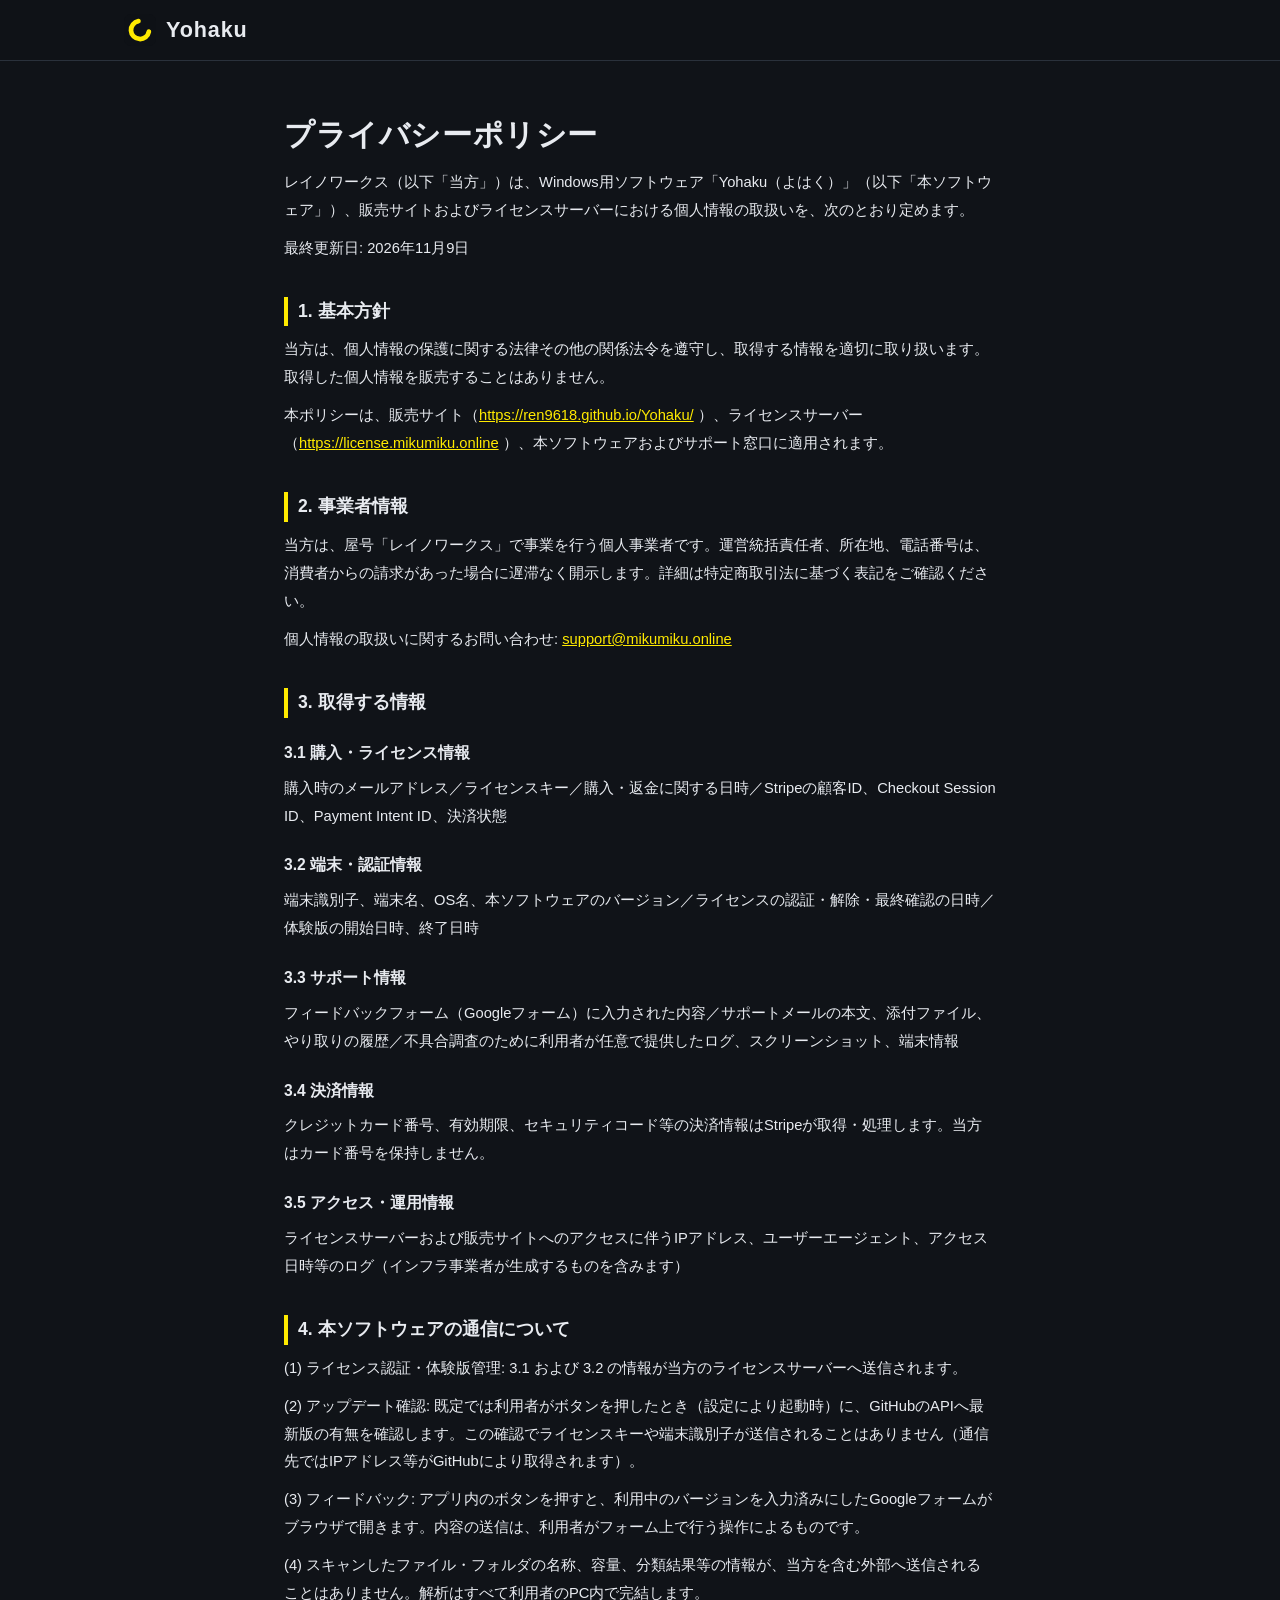
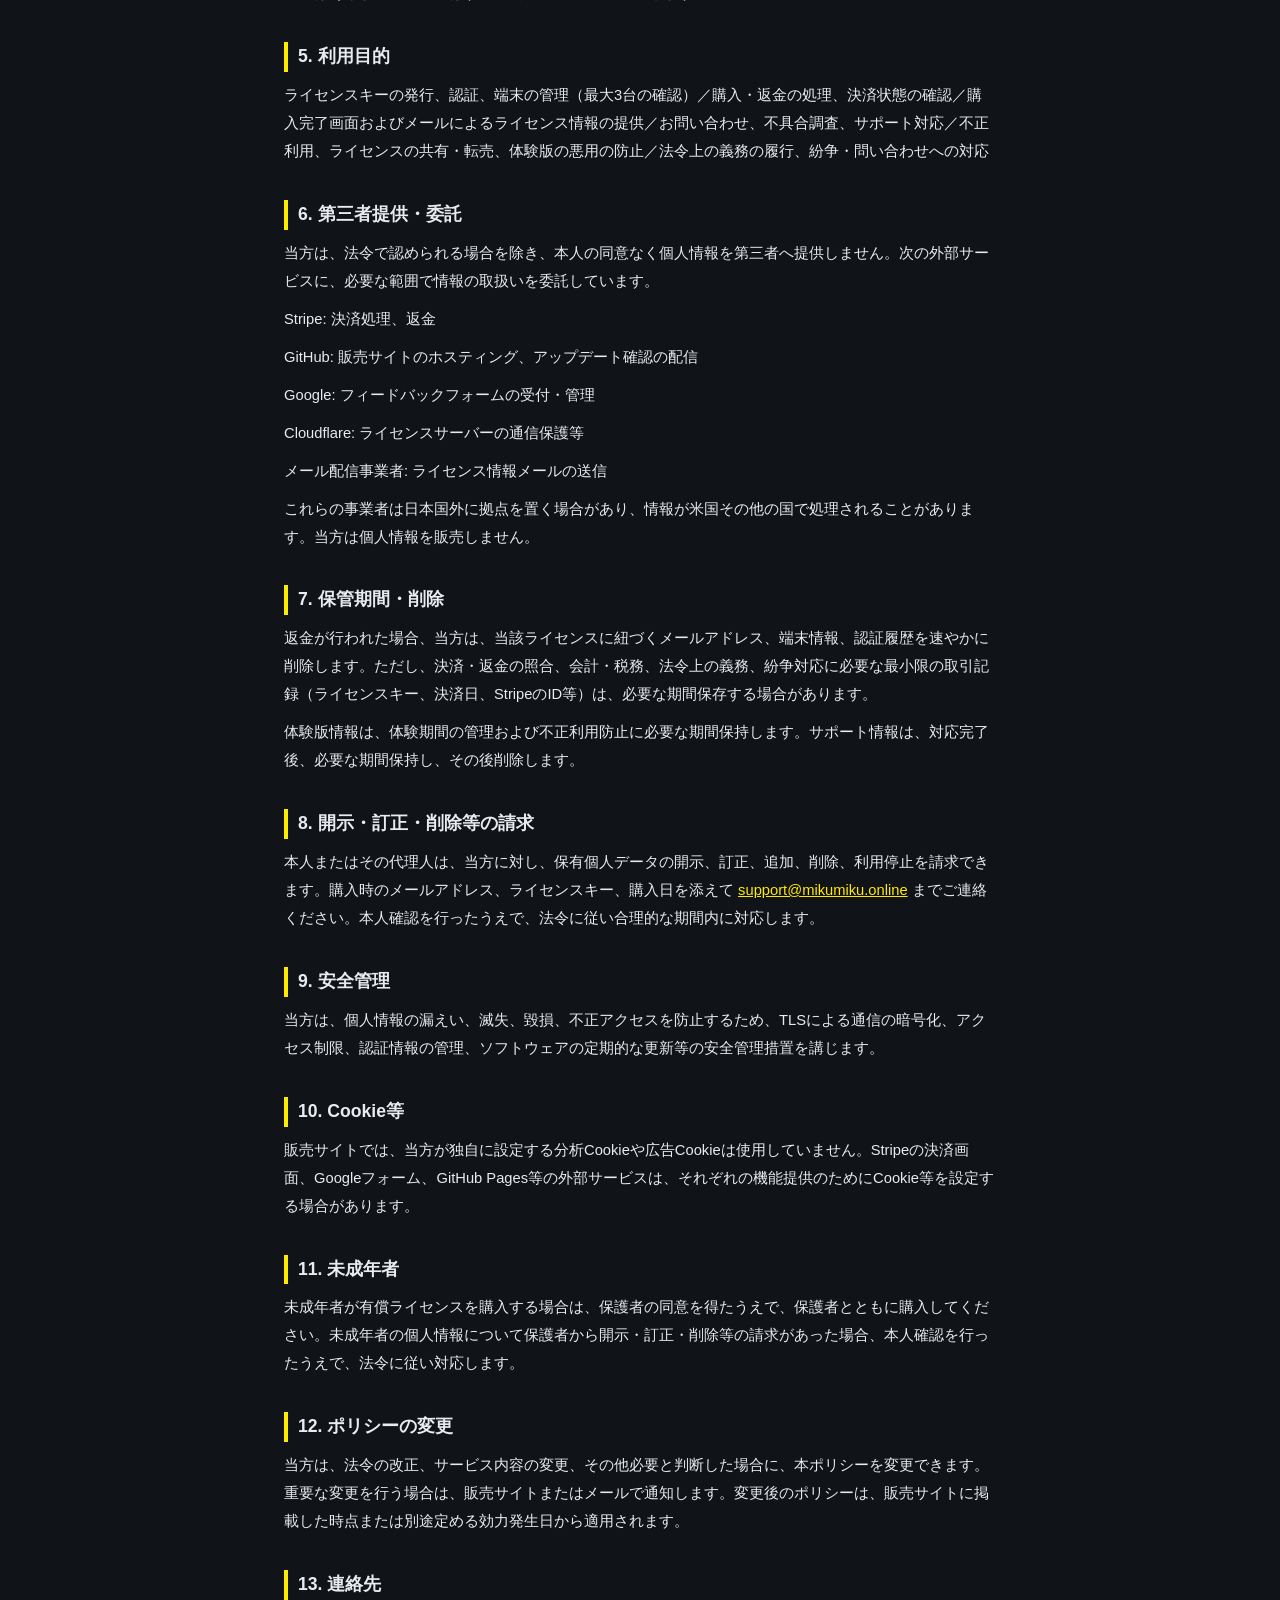
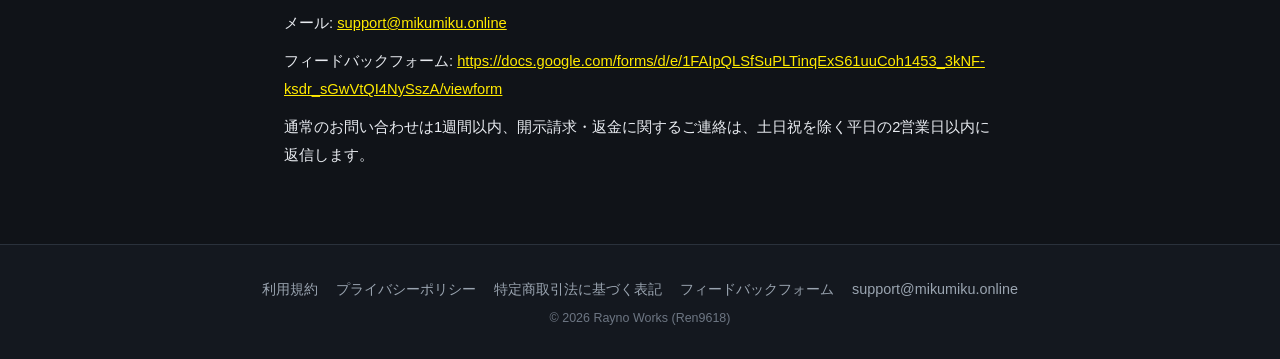
<file: privacy/index.html>
<!DOCTYPE html>
<html lang="ja">
<head>
<meta charset="utf-8">
<meta name="viewport" content="width=device-width, initial-scale=1">
<title>プライバシーポリシー - Yohaku（よはく）</title>
<meta name="description" content="Yohaku（よはく）のプライバシーポリシー。取得する情報、通信の内容、利用目的などを定めています。">
<link rel="icon" href="../favicon.ico" sizes="32x32">
<link rel="icon" href="../favicon.svg" type="image/svg+xml">
<link rel="stylesheet" href="../style.css">
</head>
<body>

<header class="site-header">
  <div class="container header-inner">
    <a class="brand" href="../">
      <svg class="brand-mark" viewBox="0 0 256 256" aria-hidden="true" focusable="false">
        <rect width="256" height="256" rx="56" fill="#0E1116"/>
        <path d="M198.9 140.5A72 72 0 1 1 115.5 57.1" fill="none" stroke="#FFEA00"
              stroke-width="38" stroke-linecap="round"/>
      </svg>
      <span class="brand-name">Yohaku</span>
    </a>
  </div>
</header>

<main class="legal-main">
  <div class="container legal-inner">
  <article class="legal-body">
    <h1 class="legal-title">プライバシーポリシー</h1>
    <p>レイノワークス（以下「当方」）は、Windows用ソフトウェア「Yohaku（よはく）」（以下「本ソフトウェア」）、販売サイトおよびライセンスサーバーにおける個人情報の取扱いを、次のとおり定めます。</p>
    <p class="legal-meta">最終更新日: 2026年11月9日</p>
    <h2>1. 基本方針</h2>
    <p>当方は、個人情報の保護に関する法律その他の関係法令を遵守し、取得する情報を適切に取り扱います。取得した個人情報を販売することはありません。</p>
    <p>本ポリシーは、販売サイト（<a href="https://ren9618.github.io/Yohaku/" rel="noopener">https://ren9618.github.io/Yohaku/</a> ）、ライセンスサーバー（<a href="https://license.mikumiku.online" rel="noopener">https://license.mikumiku.online</a> ）、本ソフトウェアおよびサポート窓口に適用されます。</p>
    <h2>2. 事業者情報</h2>
    <p>当方は、屋号「レイノワークス」で事業を行う個人事業者です。運営統括責任者、所在地、電話番号は、消費者からの請求があった場合に遅滞なく開示します。詳細は特定商取引法に基づく表記をご確認ください。</p>
    <p>個人情報の取扱いに関するお問い合わせ: <a href="mailto:support@mikumiku.online">support@mikumiku.online</a></p>
    <h2>3. 取得する情報</h2>
    <h3>3.1 購入・ライセンス情報</h3>
    <p>購入時のメールアドレス／ライセンスキー／購入・返金に関する日時／Stripeの顧客ID、Checkout Session ID、Payment Intent ID、決済状態</p>
    <h3>3.2 端末・認証情報</h3>
    <p>端末識別子、端末名、OS名、本ソフトウェアのバージョン／ライセンスの認証・解除・最終確認の日時／体験版の開始日時、終了日時</p>
    <h3>3.3 サポート情報</h3>
    <p>フィードバックフォーム（Googleフォーム）に入力された内容／サポートメールの本文、添付ファイル、やり取りの履歴／不具合調査のために利用者が任意で提供したログ、スクリーンショット、端末情報</p>
    <h3>3.4 決済情報</h3>
    <p>クレジットカード番号、有効期限、セキュリティコード等の決済情報はStripeが取得・処理します。当方はカード番号を保持しません。</p>
    <h3>3.5 アクセス・運用情報</h3>
    <p>ライセンスサーバーおよび販売サイトへのアクセスに伴うIPアドレス、ユーザーエージェント、アクセス日時等のログ（インフラ事業者が生成するものを含みます）</p>
    <h2>4. 本ソフトウェアの通信について</h2>
    <p>(1) ライセンス認証・体験版管理: 3.1 および 3.2 の情報が当方のライセンスサーバーへ送信されます。</p>
    <p>(2) アップデート確認: 既定では利用者がボタンを押したとき（設定により起動時）に、GitHubのAPIへ最新版の有無を確認します。この確認でライセンスキーや端末識別子が送信されることはありません（通信先ではIPアドレス等がGitHubにより取得されます）。</p>
    <p>(3) フィードバック: アプリ内のボタンを押すと、利用中のバージョンを入力済みにしたGoogleフォームがブラウザで開きます。内容の送信は、利用者がフォーム上で行う操作によるものです。</p>
    <p>(4) スキャンしたファイル・フォルダの名称、容量、分類結果等の情報が、当方を含む外部へ送信されることはありません。解析はすべて利用者のPC内で完結します。</p>
    <h2>5. 利用目的</h2>
    <p>ライセンスキーの発行、認証、端末の管理（最大3台の確認）／購入・返金の処理、決済状態の確認／購入完了画面およびメールによるライセンス情報の提供／お問い合わせ、不具合調査、サポート対応／不正利用、ライセンスの共有・転売、体験版の悪用の防止／法令上の義務の履行、紛争・問い合わせへの対応</p>
    <h2>6. 第三者提供・委託</h2>
    <p>当方は、法令で認められる場合を除き、本人の同意なく個人情報を第三者へ提供しません。次の外部サービスに、必要な範囲で情報の取扱いを委託しています。</p>
    <p>Stripe: 決済処理、返金</p>
    <p>GitHub: 販売サイトのホスティング、アップデート確認の配信</p>
    <p>Google: フィードバックフォームの受付・管理</p>
    <p>Cloudflare: ライセンスサーバーの通信保護等</p>
    <p>メール配信事業者: ライセンス情報メールの送信</p>
    <p>これらの事業者は日本国外に拠点を置く場合があり、情報が米国その他の国で処理されることがあります。当方は個人情報を販売しません。</p>
    <h2>7. 保管期間・削除</h2>
    <p>返金が行われた場合、当方は、当該ライセンスに紐づくメールアドレス、端末情報、認証履歴を速やかに削除します。ただし、決済・返金の照合、会計・税務、法令上の義務、紛争対応に必要な最小限の取引記録（ライセンスキー、決済日、StripeのID等）は、必要な期間保存する場合があります。</p>
    <p>体験版情報は、体験期間の管理および不正利用防止に必要な期間保持します。サポート情報は、対応完了後、必要な期間保持し、その後削除します。</p>
    <h2>8. 開示・訂正・削除等の請求</h2>
    <p>本人またはその代理人は、当方に対し、保有個人データの開示、訂正、追加、削除、利用停止を請求できます。購入時のメールアドレス、ライセンスキー、購入日を添えて <a href="mailto:support@mikumiku.online">support@mikumiku.online</a> までご連絡ください。本人確認を行ったうえで、法令に従い合理的な期間内に対応します。</p>
    <h2>9. 安全管理</h2>
    <p>当方は、個人情報の漏えい、滅失、毀損、不正アクセスを防止するため、TLSによる通信の暗号化、アクセス制限、認証情報の管理、ソフトウェアの定期的な更新等の安全管理措置を講じます。</p>
    <h2>10. Cookie等</h2>
    <p>販売サイトでは、当方が独自に設定する分析Cookieや広告Cookieは使用していません。Stripeの決済画面、Googleフォーム、GitHub Pages等の外部サービスは、それぞれの機能提供のためにCookie等を設定する場合があります。</p>
    <h2>11. 未成年者</h2>
    <p>未成年者が有償ライセンスを購入する場合は、保護者の同意を得たうえで、保護者とともに購入してください。未成年者の個人情報について保護者から開示・訂正・削除等の請求があった場合、本人確認を行ったうえで、法令に従い対応します。</p>
    <h2>12. ポリシーの変更</h2>
    <p>当方は、法令の改正、サービス内容の変更、その他必要と判断した場合に、本ポリシーを変更できます。重要な変更を行う場合は、販売サイトまたはメールで通知します。変更後のポリシーは、販売サイトに掲載した時点または別途定める効力発生日から適用されます。</p>
    <h2>13. 連絡先</h2>
    <p>メール: <a href="mailto:support@mikumiku.online">support@mikumiku.online</a></p>
    <p>フィードバックフォーム: <a href="https://docs.google.com/forms/d/e/1FAIpQLSfSuPLTinqExS61uuCoh1453_3kNF-ksdr_sGwVtQI4NySszA/viewform" rel="noopener">https://docs.google.com/forms/d/e/1FAIpQLSfSuPLTinqExS61uuCoh1453_3kNF-ksdr_sGwVtQI4NySszA/viewform</a></p>
    <p>通常のお問い合わせは1週間以内、開示請求・返金に関するご連絡は、土日祝を除く平日の2営業日以内に返信します。</p>
  </article>
  </div>
</main>

<footer class="legal-footer">
  <div class="container">
    <ul class="footer-links">
      <li><a href="../terms/">利用規約</a></li>
      <li><a href="../privacy/">プライバシーポリシー</a></li>
      <li><a href="../tokushoho/">特定商取引法に基づく表記</a></li>
      <li><a href="https://docs.google.com/forms/d/e/1FAIpQLSfSuPLTinqExS61uuCoh1453_3kNF-ksdr_sGwVtQI4NySszA/viewform" rel="noopener">フィードバックフォーム</a></li>
      <li><a href="mailto:support@mikumiku.online">support@mikumiku.online</a></li>
    </ul>
    <p class="copyright">© 2026 Rayno Works (Ren9618)</p>
  </div>
</footer>

</body>
</html>
</file>
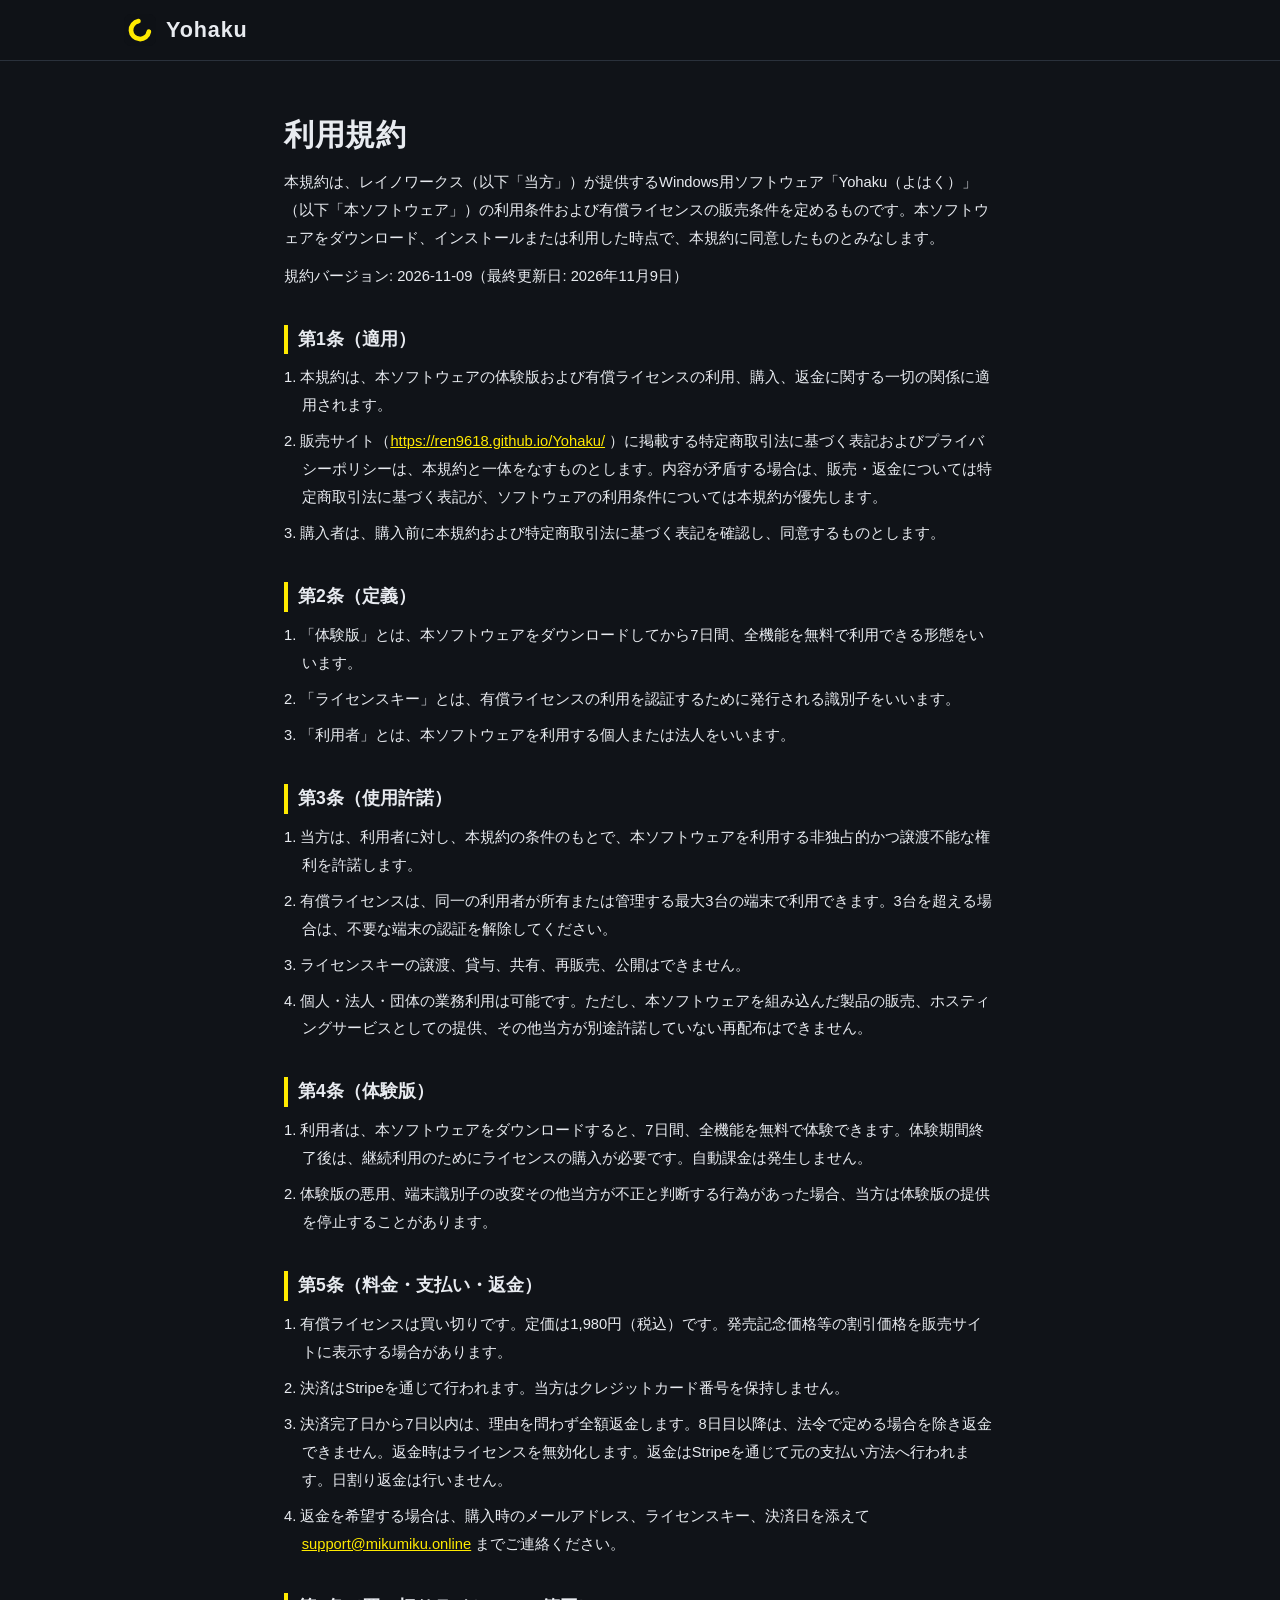
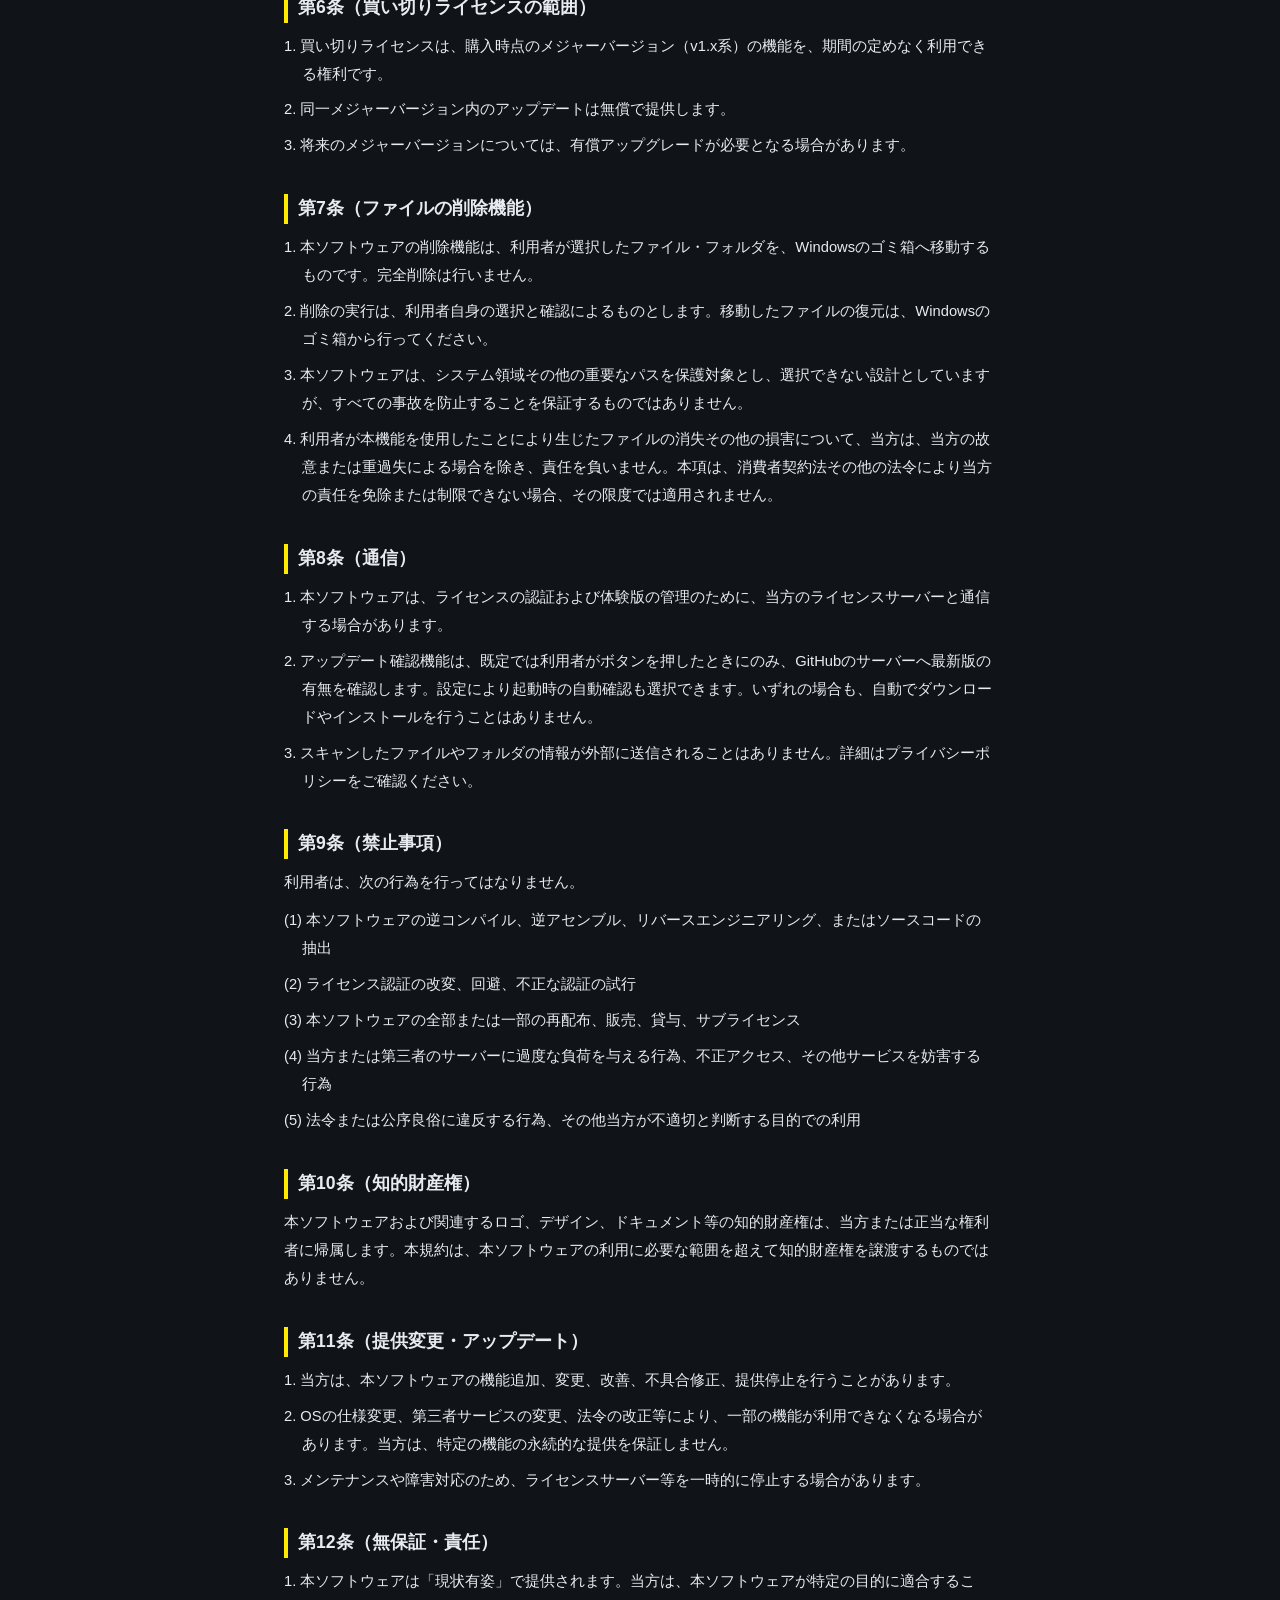
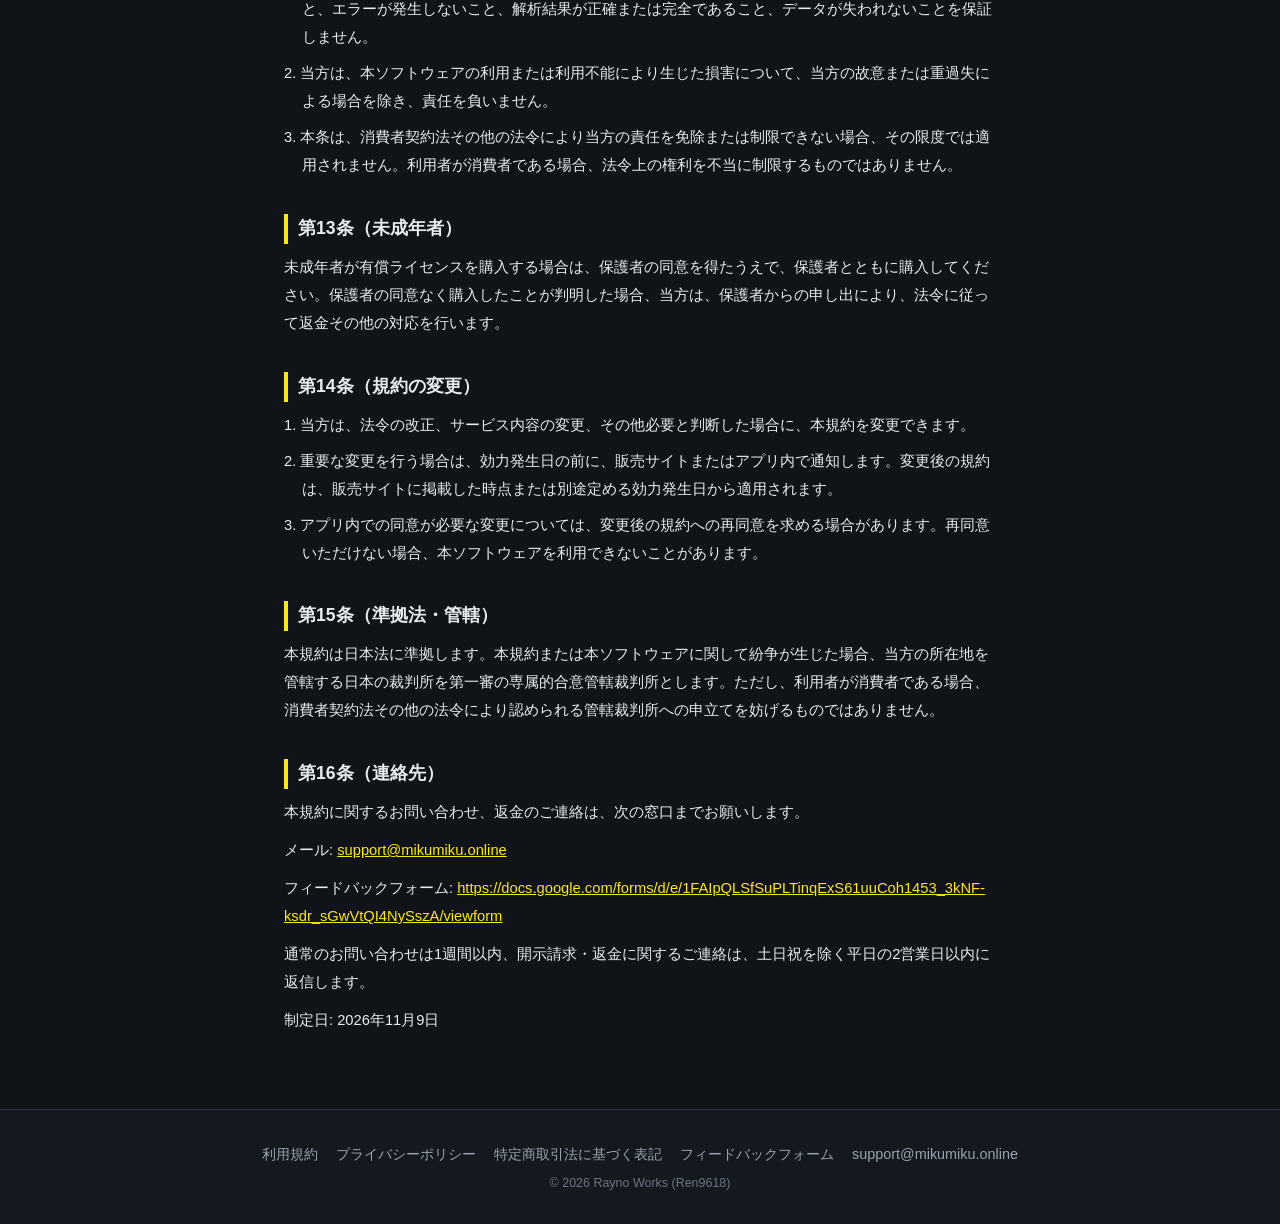
<file: terms/index.html>
<!DOCTYPE html>
<html lang="ja">
<head>
<meta charset="utf-8">
<meta name="viewport" content="width=device-width, initial-scale=1">
<title>利用規約 - Yohaku（よはく）</title>
<meta name="description" content="Yohaku（よはく）の利用規約。体験版・有償ライセンスの利用条件、返金条件などを定めています。">
<link rel="icon" href="../favicon.ico" sizes="32x32">
<link rel="icon" href="../favicon.svg" type="image/svg+xml">
<link rel="stylesheet" href="../style.css">
</head>
<body>

<header class="site-header">
  <div class="container header-inner">
    <a class="brand" href="../">
      <svg class="brand-mark" viewBox="0 0 256 256" aria-hidden="true" focusable="false">
        <rect width="256" height="256" rx="56" fill="#0E1116"/>
        <path d="M198.9 140.5A72 72 0 1 1 115.5 57.1" fill="none" stroke="#FFEA00"
              stroke-width="38" stroke-linecap="round"/>
      </svg>
      <span class="brand-name">Yohaku</span>
    </a>
  </div>
</header>

<main class="legal-main">
  <div class="container legal-inner">
  <article class="legal-body">
    <h1 class="legal-title">利用規約</h1>
    <p>本規約は、レイノワークス（以下「当方」）が提供するWindows用ソフトウェア「Yohaku（よはく）」（以下「本ソフトウェア」）の利用条件および有償ライセンスの販売条件を定めるものです。本ソフトウェアをダウンロード、インストールまたは利用した時点で、本規約に同意したものとみなします。</p>
    <p class="legal-meta">規約バージョン: 2026-11-09（最終更新日: 2026年11月9日）</p>
    <h2>第1条（適用）</h2>
    <p class="law-item">1. 本規約は、本ソフトウェアの体験版および有償ライセンスの利用、購入、返金に関する一切の関係に適用されます。</p>
    <p class="law-item">2. 販売サイト（<a href="https://ren9618.github.io/Yohaku/" rel="noopener">https://ren9618.github.io/Yohaku/</a> ）に掲載する特定商取引法に基づく表記およびプライバシーポリシーは、本規約と一体をなすものとします。内容が矛盾する場合は、販売・返金については特定商取引法に基づく表記が、ソフトウェアの利用条件については本規約が優先します。</p>
    <p class="law-item">3. 購入者は、購入前に本規約および特定商取引法に基づく表記を確認し、同意するものとします。</p>
    <h2>第2条（定義）</h2>
    <p class="law-item">1. 「体験版」とは、本ソフトウェアをダウンロードしてから7日間、全機能を無料で利用できる形態をいいます。</p>
    <p class="law-item">2. 「ライセンスキー」とは、有償ライセンスの利用を認証するために発行される識別子をいいます。</p>
    <p class="law-item">3. 「利用者」とは、本ソフトウェアを利用する個人または法人をいいます。</p>
    <h2>第3条（使用許諾）</h2>
    <p class="law-item">1. 当方は、利用者に対し、本規約の条件のもとで、本ソフトウェアを利用する非独占的かつ譲渡不能な権利を許諾します。</p>
    <p class="law-item">2. 有償ライセンスは、同一の利用者が所有または管理する最大3台の端末で利用できます。3台を超える場合は、不要な端末の認証を解除してください。</p>
    <p class="law-item">3. ライセンスキーの譲渡、貸与、共有、再販売、公開はできません。</p>
    <p class="law-item">4. 個人・法人・団体の業務利用は可能です。ただし、本ソフトウェアを組み込んだ製品の販売、ホスティングサービスとしての提供、その他当方が別途許諾していない再配布はできません。</p>
    <h2>第4条（体験版）</h2>
    <p class="law-item">1. 利用者は、本ソフトウェアをダウンロードすると、7日間、全機能を無料で体験できます。体験期間終了後は、継続利用のためにライセンスの購入が必要です。自動課金は発生しません。</p>
    <p class="law-item">2. 体験版の悪用、端末識別子の改変その他当方が不正と判断する行為があった場合、当方は体験版の提供を停止することがあります。</p>
    <h2>第5条（料金・支払い・返金）</h2>
    <p class="law-item">1. 有償ライセンスは買い切りです。定価は1,980円（税込）です。発売記念価格等の割引価格を販売サイトに表示する場合があります。</p>
    <p class="law-item">2. 決済はStripeを通じて行われます。当方はクレジットカード番号を保持しません。</p>
    <p class="law-item">3. 決済完了日から7日以内は、理由を問わず全額返金します。8日目以降は、法令で定める場合を除き返金できません。返金時はライセンスを無効化します。返金はStripeを通じて元の支払い方法へ行われます。日割り返金は行いません。</p>
    <p class="law-item">4. 返金を希望する場合は、購入時のメールアドレス、ライセンスキー、決済日を添えて <a href="mailto:support@mikumiku.online">support@mikumiku.online</a> までご連絡ください。</p>
    <h2>第6条（買い切りライセンスの範囲）</h2>
    <p class="law-item">1. 買い切りライセンスは、購入時点のメジャーバージョン（v1.x系）の機能を、期間の定めなく利用できる権利です。</p>
    <p class="law-item">2. 同一メジャーバージョン内のアップデートは無償で提供します。</p>
    <p class="law-item">3. 将来のメジャーバージョンについては、有償アップグレードが必要となる場合があります。</p>
    <h2>第7条（ファイルの削除機能）</h2>
    <p class="law-item">1. 本ソフトウェアの削除機能は、利用者が選択したファイル・フォルダを、Windowsのゴミ箱へ移動するものです。完全削除は行いません。</p>
    <p class="law-item">2. 削除の実行は、利用者自身の選択と確認によるものとします。移動したファイルの復元は、Windowsのゴミ箱から行ってください。</p>
    <p class="law-item">3. 本ソフトウェアは、システム領域その他の重要なパスを保護対象とし、選択できない設計としていますが、すべての事故を防止することを保証するものではありません。</p>
    <p class="law-item">4. 利用者が本機能を使用したことにより生じたファイルの消失その他の損害について、当方は、当方の故意または重過失による場合を除き、責任を負いません。本項は、消費者契約法その他の法令により当方の責任を免除または制限できない場合、その限度では適用されません。</p>
    <h2>第8条（通信）</h2>
    <p class="law-item">1. 本ソフトウェアは、ライセンスの認証および体験版の管理のために、当方のライセンスサーバーと通信する場合があります。</p>
    <p class="law-item">2. アップデート確認機能は、既定では利用者がボタンを押したときにのみ、GitHubのサーバーへ最新版の有無を確認します。設定により起動時の自動確認も選択できます。いずれの場合も、自動でダウンロードやインストールを行うことはありません。</p>
    <p class="law-item">3. スキャンしたファイルやフォルダの情報が外部に送信されることはありません。詳細はプライバシーポリシーをご確認ください。</p>
    <h2>第9条（禁止事項）</h2>
    <p>利用者は、次の行為を行ってはなりません。</p>
    <p class="law-item">(1) 本ソフトウェアの逆コンパイル、逆アセンブル、リバースエンジニアリング、またはソースコードの抽出</p>
    <p class="law-item">(2) ライセンス認証の改変、回避、不正な認証の試行</p>
    <p class="law-item">(3) 本ソフトウェアの全部または一部の再配布、販売、貸与、サブライセンス</p>
    <p class="law-item">(4) 当方または第三者のサーバーに過度な負荷を与える行為、不正アクセス、その他サービスを妨害する行為</p>
    <p class="law-item">(5) 法令または公序良俗に違反する行為、その他当方が不適切と判断する目的での利用</p>
    <h2>第10条（知的財産権）</h2>
    <p>本ソフトウェアおよび関連するロゴ、デザイン、ドキュメント等の知的財産権は、当方または正当な権利者に帰属します。本規約は、本ソフトウェアの利用に必要な範囲を超えて知的財産権を譲渡するものではありません。</p>
    <h2>第11条（提供変更・アップデート）</h2>
    <p class="law-item">1. 当方は、本ソフトウェアの機能追加、変更、改善、不具合修正、提供停止を行うことがあります。</p>
    <p class="law-item">2. OSの仕様変更、第三者サービスの変更、法令の改正等により、一部の機能が利用できなくなる場合があります。当方は、特定の機能の永続的な提供を保証しません。</p>
    <p class="law-item">3. メンテナンスや障害対応のため、ライセンスサーバー等を一時的に停止する場合があります。</p>
    <h2>第12条（無保証・責任）</h2>
    <p class="law-item">1. 本ソフトウェアは「現状有姿」で提供されます。当方は、本ソフトウェアが特定の目的に適合すること、エラーが発生しないこと、解析結果が正確または完全であること、データが失われないことを保証しません。</p>
    <p class="law-item">2. 当方は、本ソフトウェアの利用または利用不能により生じた損害について、当方の故意または重過失による場合を除き、責任を負いません。</p>
    <p class="law-item">3. 本条は、消費者契約法その他の法令により当方の責任を免除または制限できない場合、その限度では適用されません。利用者が消費者である場合、法令上の権利を不当に制限するものではありません。</p>
    <h2>第13条（未成年者）</h2>
    <p>未成年者が有償ライセンスを購入する場合は、保護者の同意を得たうえで、保護者とともに購入してください。保護者の同意なく購入したことが判明した場合、当方は、保護者からの申し出により、法令に従って返金その他の対応を行います。</p>
    <h2>第14条（規約の変更）</h2>
    <p class="law-item">1. 当方は、法令の改正、サービス内容の変更、その他必要と判断した場合に、本規約を変更できます。</p>
    <p class="law-item">2. 重要な変更を行う場合は、効力発生日の前に、販売サイトまたはアプリ内で通知します。変更後の規約は、販売サイトに掲載した時点または別途定める効力発生日から適用されます。</p>
    <p class="law-item">3. アプリ内での同意が必要な変更については、変更後の規約への再同意を求める場合があります。再同意いただけない場合、本ソフトウェアを利用できないことがあります。</p>
    <h2>第15条（準拠法・管轄）</h2>
    <p>本規約は日本法に準拠します。本規約または本ソフトウェアに関して紛争が生じた場合、当方の所在地を管轄する日本の裁判所を第一審の専属的合意管轄裁判所とします。ただし、利用者が消費者である場合、消費者契約法その他の法令により認められる管轄裁判所への申立てを妨げるものではありません。</p>
    <h2>第16条（連絡先）</h2>
    <p>本規約に関するお問い合わせ、返金のご連絡は、次の窓口までお願いします。</p>
    <p>メール: <a href="mailto:support@mikumiku.online">support@mikumiku.online</a></p>
    <p>フィードバックフォーム: <a href="https://docs.google.com/forms/d/e/1FAIpQLSfSuPLTinqExS61uuCoh1453_3kNF-ksdr_sGwVtQI4NySszA/viewform" rel="noopener">https://docs.google.com/forms/d/e/1FAIpQLSfSuPLTinqExS61uuCoh1453_3kNF-ksdr_sGwVtQI4NySszA/viewform</a></p>
    <p>通常のお問い合わせは1週間以内、開示請求・返金に関するご連絡は、土日祝を除く平日の2営業日以内に返信します。</p>
    <p class="legal-meta">制定日: 2026年11月9日</p>
  </article>
  </div>
</main>

<footer class="legal-footer">
  <div class="container">
    <ul class="footer-links">
      <li><a href="../terms/">利用規約</a></li>
      <li><a href="../privacy/">プライバシーポリシー</a></li>
      <li><a href="../tokushoho/">特定商取引法に基づく表記</a></li>
      <li><a href="https://docs.google.com/forms/d/e/1FAIpQLSfSuPLTinqExS61uuCoh1453_3kNF-ksdr_sGwVtQI4NySszA/viewform" rel="noopener">フィードバックフォーム</a></li>
      <li><a href="mailto:support@mikumiku.online">support@mikumiku.online</a></li>
    </ul>
    <p class="copyright">© 2026 Rayno Works (Ren9618)</p>
  </div>
</footer>

</body>
</html>
</file>
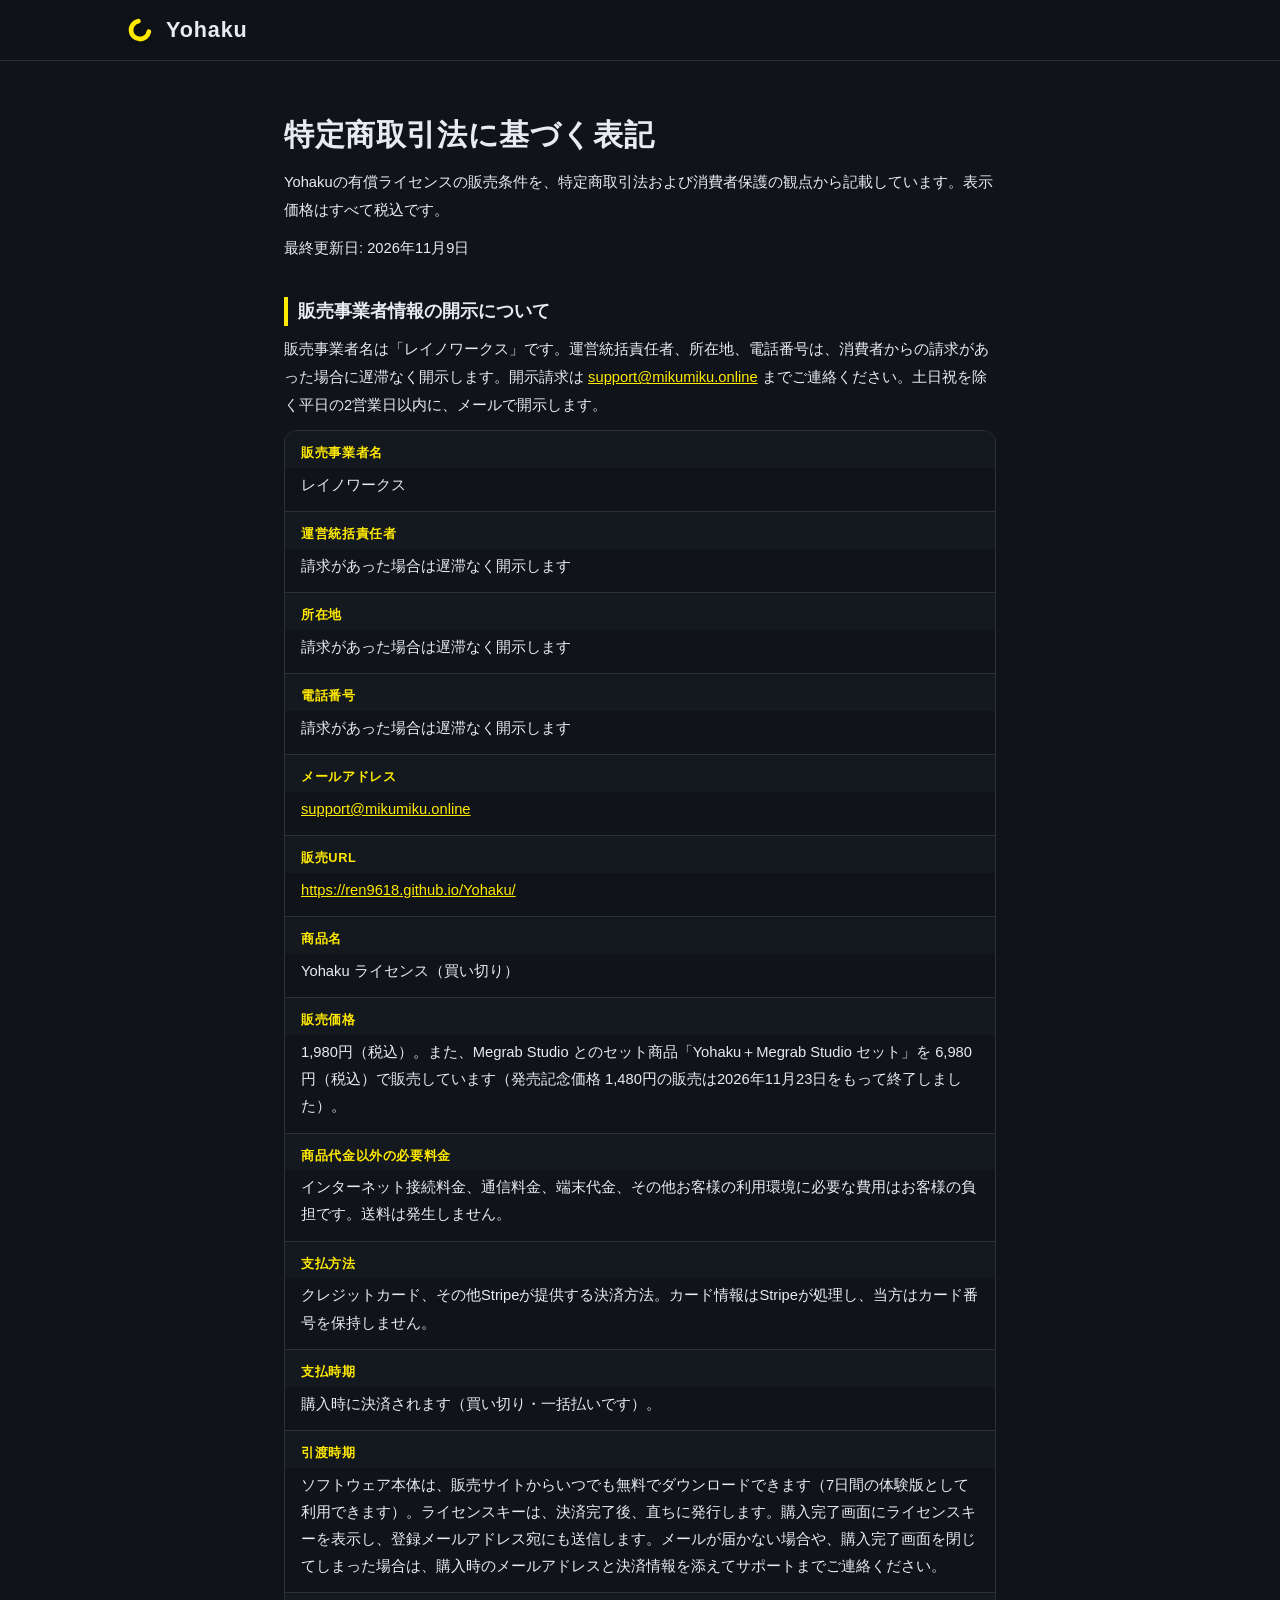
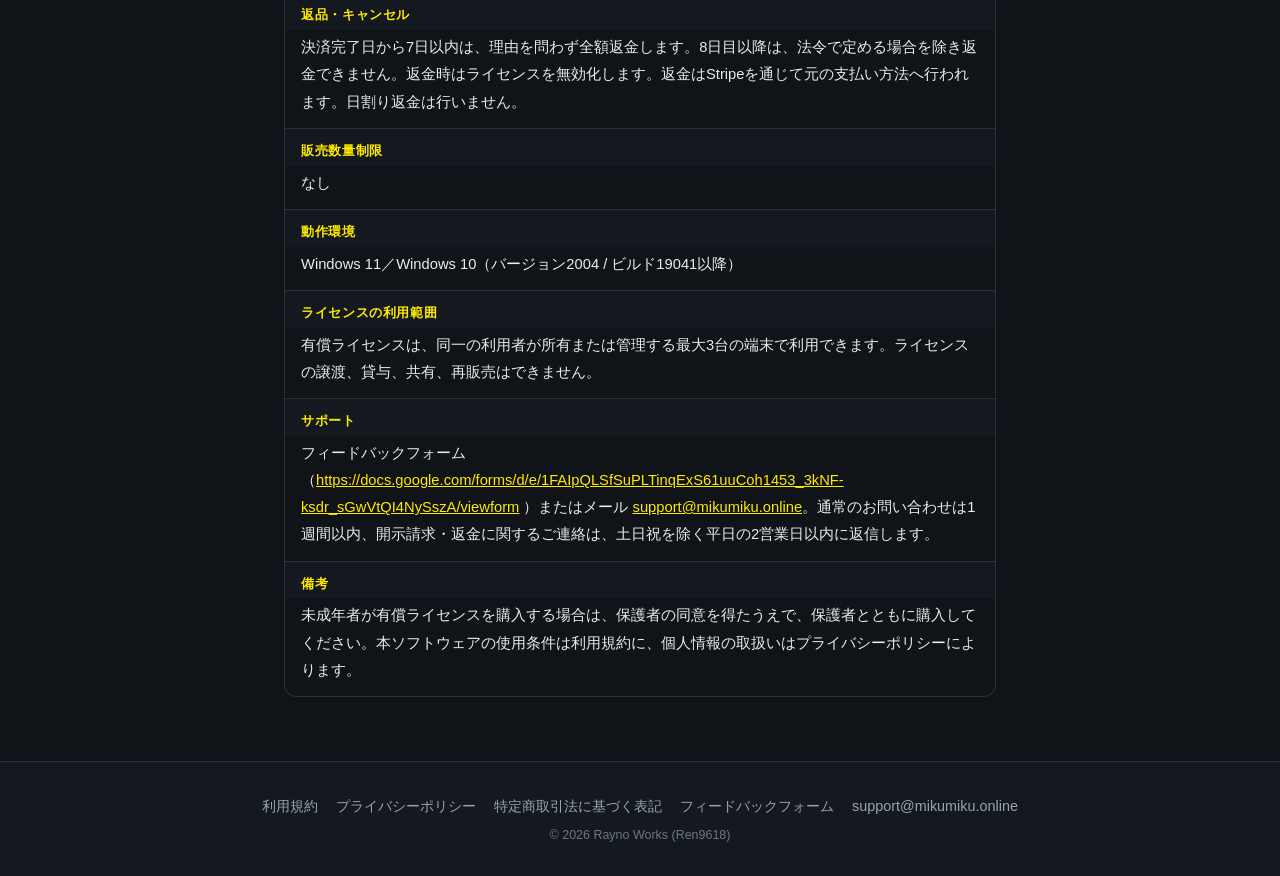
<file: tokushoho/index.html>
<!DOCTYPE html>
<html lang="ja">
<head>
<meta charset="utf-8">
<meta name="viewport" content="width=device-width, initial-scale=1">
<title>特定商取引法に基づく表記 - Yohaku（よはく）</title>
<meta name="description" content="Yohaku（よはく）の特定商取引法に基づく表記。販売価格、支払方法、返金条件などを記載しています。">
<link rel="icon" href="../favicon.ico" sizes="32x32">
<link rel="icon" href="../favicon.svg" type="image/svg+xml">
<link rel="stylesheet" href="../style.css">
</head>
<body>

<header class="site-header">
  <div class="container header-inner">
    <a class="brand" href="../">
      <svg class="brand-mark" viewBox="0 0 256 256" aria-hidden="true" focusable="false">
        <rect width="256" height="256" rx="56" fill="#0E1116"/>
        <path d="M198.9 140.5A72 72 0 1 1 115.5 57.1" fill="none" stroke="#FFEA00"
              stroke-width="38" stroke-linecap="round"/>
      </svg>
      <span class="brand-name">Yohaku</span>
    </a>
  </div>
</header>

<main class="legal-main">
  <div class="container legal-inner">
  <article class="legal-body">
    <h1 class="legal-title">特定商取引法に基づく表記</h1>
    <p>Yohakuの有償ライセンスの販売条件を、特定商取引法および消費者保護の観点から記載しています。表示価格はすべて税込です。</p>
    <p class="legal-meta">最終更新日: 2026年11月9日</p>
    <h2>販売事業者情報の開示について</h2>
    <p>販売事業者名は「レイノワークス」です。運営統括責任者、所在地、電話番号は、消費者からの請求があった場合に遅滞なく開示します。開示請求は <a href="mailto:support@mikumiku.online">support@mikumiku.online</a> までご連絡ください。土日祝を除く平日の2営業日以内に、メールで開示します。</p>
    <dl class="legal-dl">
      <dt>販売事業者名</dt>
      <dd>レイノワークス</dd>
      <dt>運営統括責任者</dt>
      <dd>請求があった場合は遅滞なく開示します</dd>
      <dt>所在地</dt>
      <dd>請求があった場合は遅滞なく開示します</dd>
      <dt>電話番号</dt>
      <dd>請求があった場合は遅滞なく開示します</dd>
      <dt>メールアドレス</dt>
      <dd><a href="mailto:support@mikumiku.online">support@mikumiku.online</a></dd>
      <dt>販売URL</dt>
      <dd><a href="https://ren9618.github.io/Yohaku/" rel="noopener">https://ren9618.github.io/Yohaku/</a></dd>
      <dt>商品名</dt>
      <dd>Yohaku ライセンス（買い切り）</dd>
      <dt>販売価格</dt>
      <dd>1,980円（税込）。また、Megrab Studio とのセット商品「Yohaku＋Megrab Studio セット」を 6,980円（税込）で販売しています（発売記念価格 1,480円の販売は2026年11月23日をもって終了しました）。</dd>
      <dt>商品代金以外の必要料金</dt>
      <dd>インターネット接続料金、通信料金、端末代金、その他お客様の利用環境に必要な費用はお客様の負担です。送料は発生しません。</dd>
      <dt>支払方法</dt>
      <dd>クレジットカード、その他Stripeが提供する決済方法。カード情報はStripeが処理し、当方はカード番号を保持しません。</dd>
      <dt>支払時期</dt>
      <dd>購入時に決済されます（買い切り・一括払いです）。</dd>
      <dt>引渡時期</dt>
      <dd>ソフトウェア本体は、販売サイトからいつでも無料でダウンロードできます（7日間の体験版として利用できます）。ライセンスキーは、決済完了後、直ちに発行します。購入完了画面にライセンスキーを表示し、登録メールアドレス宛にも送信します。メールが届かない場合や、購入完了画面を閉じてしまった場合は、購入時のメールアドレスと決済情報を添えてサポートまでご連絡ください。</dd>
      <dt>返品・キャンセル</dt>
      <dd>決済完了日から7日以内は、理由を問わず全額返金します。8日目以降は、法令で定める場合を除き返金できません。返金時はライセンスを無効化します。返金はStripeを通じて元の支払い方法へ行われます。日割り返金は行いません。</dd>
      <dt>販売数量制限</dt>
      <dd>なし</dd>
      <dt>動作環境</dt>
      <dd>Windows 11／Windows 10（バージョン2004 / ビルド19041以降）</dd>
      <dt>ライセンスの利用範囲</dt>
      <dd>有償ライセンスは、同一の利用者が所有または管理する最大3台の端末で利用できます。ライセンスの譲渡、貸与、共有、再販売はできません。</dd>
      <dt>サポート</dt>
      <dd>フィードバックフォーム（<a href="https://docs.google.com/forms/d/e/1FAIpQLSfSuPLTinqExS61uuCoh1453_3kNF-ksdr_sGwVtQI4NySszA/viewform" rel="noopener">https://docs.google.com/forms/d/e/1FAIpQLSfSuPLTinqExS61uuCoh1453_3kNF-ksdr_sGwVtQI4NySszA/viewform</a> ）またはメール <a href="mailto:support@mikumiku.online">support@mikumiku.online</a>。通常のお問い合わせは1週間以内、開示請求・返金に関するご連絡は、土日祝を除く平日の2営業日以内に返信します。</dd>
      <dt>備考</dt>
      <dd>未成年者が有償ライセンスを購入する場合は、保護者の同意を得たうえで、保護者とともに購入してください。本ソフトウェアの使用条件は利用規約に、個人情報の取扱いはプライバシーポリシーによります。</dd>
    </dl>
  </article>
  </div>
</main>

<footer class="legal-footer">
  <div class="container">
    <ul class="footer-links">
      <li><a href="../terms/">利用規約</a></li>
      <li><a href="../privacy/">プライバシーポリシー</a></li>
      <li><a href="../tokushoho/">特定商取引法に基づく表記</a></li>
      <li><a href="https://docs.google.com/forms/d/e/1FAIpQLSfSuPLTinqExS61uuCoh1453_3kNF-ksdr_sGwVtQI4NySszA/viewform" rel="noopener">フィードバックフォーム</a></li>
      <li><a href="mailto:support@mikumiku.online">support@mikumiku.online</a></li>
    </ul>
    <p class="copyright">© 2026 Rayno Works (Ren9618)</p>
  </div>
</footer>

</body>
</html>
</file>
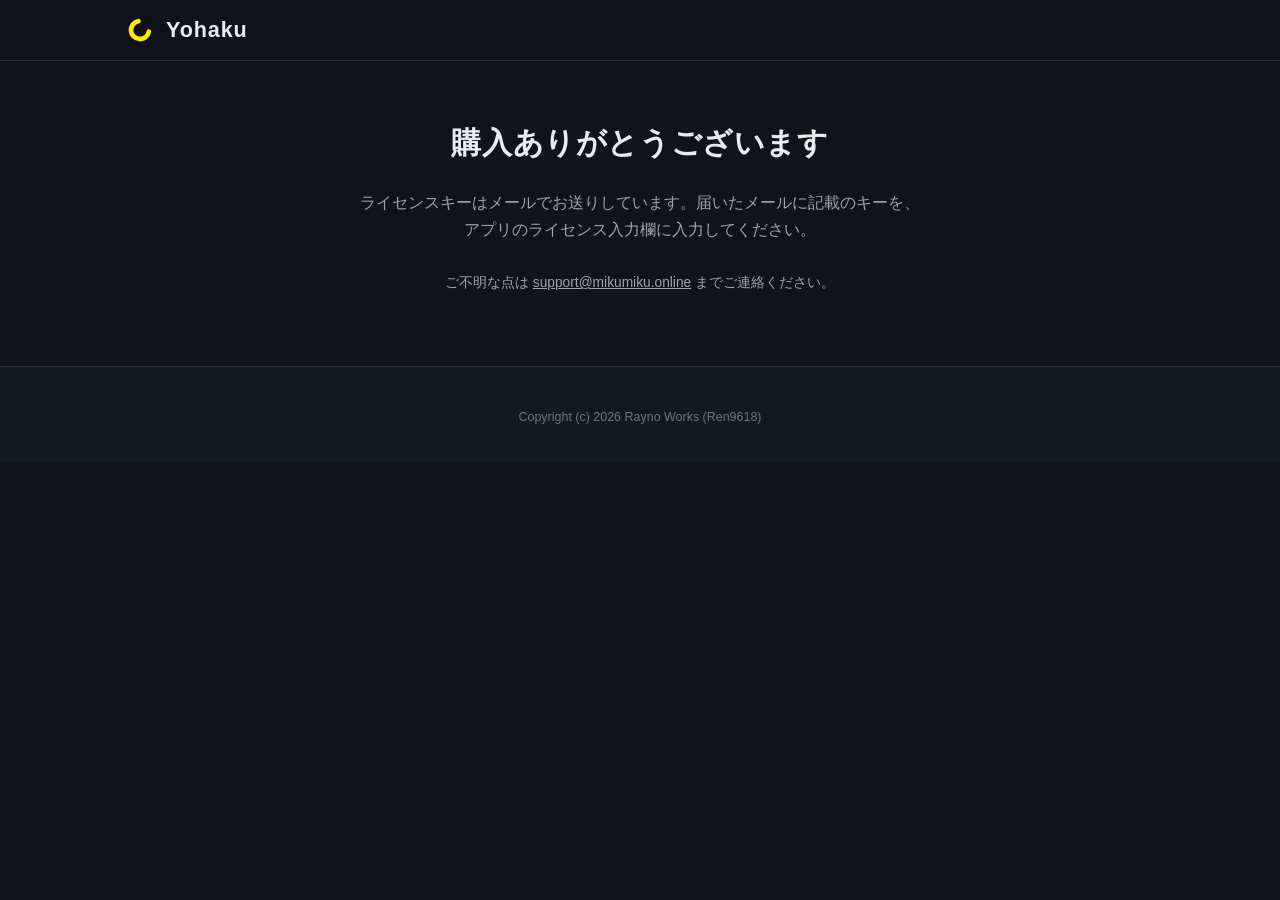
<file: purchase/success/index.html>
<!DOCTYPE html>
<html lang="ja">
<head>
<meta charset="utf-8">
<meta name="viewport" content="width=device-width, initial-scale=1">
<meta name="robots" content="noindex">
<title>購入完了 - Yohaku（よはく）</title>
<meta name="description" content="Yohakuのご購入ありがとうございます。ライセンスキーの確認ページです。">
<link rel="icon" href="../../favicon.ico" sizes="32x32">
<link rel="icon" href="../../favicon.svg" type="image/svg+xml">
<link rel="apple-touch-icon" href="../../_brand/icon-180.png">
<link rel="stylesheet" href="../../style.css">
<style>
/* このページ固有の調整 */
.done-inner { text-align: center; }
.done-card { text-align: left; }
</style>
</head>
<body>

<header class="site-header">
  <div class="container header-inner">
    <a class="brand" href="https://ren9618.github.io/Yohaku/">
      <svg class="brand-mark" viewBox="0 0 256 256" aria-hidden="true" focusable="false">
        <rect width="256" height="256" rx="56" fill="#0E1116"/>
        <path d="M198.9 140.5A72 72 0 1 1 115.5 57.1" fill="none" stroke="#FFEA00"
              stroke-width="38" stroke-linecap="round"/>
      </svg>
      <span class="brand-name">Yohaku</span>
    </a>
  </div>
</header>

<main class="done-main">
  <div class="container done-inner">
    <h1 class="done-title" id="done-title">購入ありがとうございます</h1>
    <p class="done-lead" id="done-lead">ただいま購入内容を確認しています…</p>

    <div class="done-card" id="done-card" hidden>
      <h2>Yohaku（よはく） ライセンス</h2>
      <p class="done-product">買い切り・永久版（サブスクリプションなし／最大3台で利用可能）</p>
      <p class="done-key-label">ライセンスキー</p>
      <div class="done-key-row">
        <code class="license-key" id="license-key"></code>
        <button type="button" class="copy-btn" id="copy-btn">コピー</button>
      </div>
      <p class="done-note">※ キーはメールでも送付済みです。</p>
      <p class="done-guide">アプリのライセンス入力欄にこのキーを貼り付けてください。</p>
      <div class="done-actions">
        <a class="btn" href="https://github.com/Ren9618/Yohaku/releases/latest/download/Yohaku-Setup.exe">インストーラー版（推奨）をダウンロード</a>
        <a class="btn btn-sub" href="https://github.com/Ren9618/Yohaku/releases/latest/download/Yohaku-Portable.zip">ポータブル版（zip）</a>
      </div>
    </div>

    <p class="done-mail">
      ご不明な点は <a href="mailto:support@mikumiku.online">support@mikumiku.online</a> までご連絡ください。
    </p>
  </div>
</main>

<footer class="site-footer">
  <div class="container footer-inner">
    <p class="copyright">Copyright (c) 2026 Rayno Works (Ren9618)</p>
  </div>
</footer>

<script>
(function () {
  "use strict";

  var ENDPOINT = "https://license.mikumiku.online/api/v1/purchase/result";
  // Webhook の発行が数秒遅れることがあるため、404 の間は2秒間隔で最大6回リトライする
  var RETRY_INTERVAL_MS = 2000;
  var MAX_RETRIES = 6;

  var titleEl = document.getElementById("done-title");
  var leadEl = document.getElementById("done-lead");
  var cardEl = document.getElementById("done-card");
  var keyEl = document.getElementById("license-key");
  var copyBtn = document.getElementById("copy-btn");

  // 汎用表示（session_id 無し・product 不一致・照会失敗時）
  function showGeneric() {
    titleEl.textContent = "購入ありがとうございます";
    leadEl.textContent = "ライセンスキーはメールでお送りしています。届いたメールに記載のキーを、アプリのライセンス入力欄に入力してください。";
    cardEl.hidden = true;
  }

  // キー発行待ちのフォールバック表示
  function showPending() {
    titleEl.textContent = "購入ありがとうございます";
    leadEl.textContent = "ただいまライセンスキーを発行処理中です。キーはメールでも送付されますので、しばらく待ってからメールをご確認ください。";
    cardEl.hidden = true;
  }

  function showSuccess(data) {
    titleEl.textContent = "購入が完了しました";
    leadEl.textContent = "Yohakuをご購入いただきありがとうございます。";
    keyEl.textContent = data.licenseKey;
    cardEl.hidden = false;
  }

  function poll(sessionId, attempt) {
    fetch(ENDPOINT + "?session_id=" + encodeURIComponent(sessionId))
      .then(function (res) {
        if (res.status === 404) {
          // Webhook 発行待ちの可能性 → リトライ
          if (attempt < MAX_RETRIES) {
            setTimeout(function () { poll(sessionId, attempt + 1); }, RETRY_INTERVAL_MS);
            return null;
          }
          showPending();
          return null;
        }
        if (!res.ok) {
          showGeneric();
          return null;
        }
        return res.json();
      })
      .then(function (data) {
        if (!data) return; // リトライ予約済み
        // product が yohaku 以外のセッションはキーを表示しない
        if (data && data.licenseKey && data.product === "yohaku") {
          showSuccess(data);
        } else {
          showGeneric();
        }
      })
      .catch(function () {
        showGeneric();
      });
  }

  var params = new URLSearchParams(location.search);
  var sessionId = params.get("session_id");

  if (!sessionId) {
    showGeneric();
    return;
  }
  poll(sessionId, 1);

  // ライセンスキーのコピーボタン
  copyBtn.addEventListener("click", function () {
    var text = keyEl.textContent;
    if (!text) return;
    var done = function () {
      copyBtn.textContent = "コピーしました";
      copyBtn.disabled = true;
      setTimeout(function () {
        copyBtn.textContent = "コピー";
        copyBtn.disabled = false;
      }, 2000);
    };
    if (navigator.clipboard && navigator.clipboard.writeText) {
      navigator.clipboard.writeText(text).then(done, function () { fallbackCopy(text, done); });
    } else {
      fallbackCopy(text, done);
    }
  });

  function fallbackCopy(text, done) {
    var ta = document.createElement("textarea");
    ta.value = text;
    ta.setAttribute("readonly", "");
    ta.style.position = "fixed";
    ta.style.left = "-9999px";
    document.body.appendChild(ta);
    ta.select();
    try {
      if (document.execCommand("copy")) done();
    } catch (e) { /* 何もしない（キーは手動選択でコピー可能） */ }
    document.body.removeChild(ta);
  }
})();
</script>

</body>
</html>
</file>
<file: style.css>
/* Yohaku 公式サイト - style.css
   外部リソース不使用（システムフォントのみ） */

:root {
  --bg: #101318;
  --bg-alt: #14181f;
  --panel: #1a1f27;
  --line: #2a313b;
  --text: #e8ebf0;
  --sub: #9aa4b0;
  --accent: #FFEA00;
  --accent-soft: rgba(255, 234, 0, .12);
  --radius: 12px;
}

* { box-sizing: border-box; }

html { scroll-behavior: smooth; }

body {
  margin: 0;
  background: var(--bg);
  color: var(--text);
  font-family: "Segoe UI", "Yu Gothic UI", "Hiragino Kaku Gothic ProN", "Meiryo", sans-serif;
  font-size: 16px;
  line-height: 1.7;
  -webkit-text-size-adjust: 100%;
}

img, svg { vertical-align: middle; }

a { color: var(--accent); }
a:hover { text-decoration-thickness: 2px; }

.container { max-width: 1080px; margin: 0 auto; padding: 0 24px; }

.visually-hidden {
  position: absolute; width: 1px; height: 1px;
  margin: -1px; padding: 0; border: 0;
  clip: rect(0 0 0 0); overflow: hidden; white-space: nowrap;
}

/* ---------- ヘッダー ---------- */
.site-header {
  position: sticky; top: 0; z-index: 10;
  background: rgba(16, 19, 24, .92);
  backdrop-filter: blur(6px);
  border-bottom: 1px solid var(--line);
}
.header-inner {
  display: flex; align-items: center; gap: 20px;
  min-height: 60px; flex-wrap: wrap; padding-top: 8px; padding-bottom: 8px;
}
.brand {
  display: flex; align-items: center; gap: 10px;
  color: var(--text); text-decoration: none;
}
.brand-mark { width: 32px; height: 32px; flex: none; }
.brand-name {
  margin: 0; font-size: 1.35rem; font-weight: 700;
  letter-spacing: .04em; color: var(--text);
}
.site-nav { display: flex; gap: 4px; flex-wrap: wrap; margin-left: auto; }
.site-nav a {
  color: var(--sub); text-decoration: none;
  font-size: .92rem; padding: 6px 10px; border-radius: 8px;
}
.site-nav a:hover { color: var(--text); background: var(--panel); }
.dev-badge {
  flex: none;
  display: inline-flex; align-items: center; gap: 6px;
  font-size: .78rem; font-weight: 700; letter-spacing: .06em;
  color: #1a1a00; background: var(--accent);
  padding: 4px 10px; border-radius: 999px;
}
.dev-dot {
  width: 7px; height: 7px; border-radius: 50%;
  background: #1a1a00; animation: pulse 1.6s ease-in-out infinite;
}
@keyframes pulse { 50% { opacity: .35; } }

/* ---------- ヒーロー ---------- */
.hero {
  padding: 64px 0 56px;
  background:
    radial-gradient(ellipse 70% 50% at 50% -10%, rgba(255, 234, 0, .07), transparent),
    var(--bg);
  border-bottom: 1px solid var(--line);
}
.hero-inner { text-align: center; }
.hero-kicker {
  margin: 0 0 12px; color: var(--accent);
  font-size: .85rem; font-weight: 700; letter-spacing: .12em;
}
.hero-catch {
  margin: 0 0 18px;
  font-size: clamp(1.7rem, 4.5vw, 2.6rem);
  font-weight: 800; line-height: 1.35; letter-spacing: .02em;
}
.hero-lead {
  max-width: 640px; margin: 0 auto 28px; color: var(--sub); text-align: left;
}
.hero-actions { margin-bottom: 44px; }
.btn-disabled {
  display: inline-block;
  padding: 12px 34px; border-radius: 10px;
  border: 1px solid var(--line); background: var(--panel);
  color: var(--sub); font-weight: 700; cursor: not-allowed;
  user-select: none;
}
.hero-price {
  margin: 12px 0 0; font-size: .88rem; color: var(--sub);
}
.hero-price strong { color: var(--accent); font-size: 1.1rem; }
.hero-price s { color: #6d7683; }

/* ---------- ボタン・ダウンロード導線 ---------- */
.btn {
  display: inline-block;
  padding: 12px 30px; border-radius: 10px;
  border: 1px solid var(--accent);
  background: var(--accent); color: #1a1a00;
  font-weight: 700; text-decoration: none;
  cursor: pointer;
}
.btn:hover { text-decoration: none; filter: brightness(1.08); }
.btn-sub {
  background: transparent; color: var(--accent);
  border: 1px solid var(--line);
}
.btn-sub:hover { border-color: var(--accent); }
.dl-buttons {
  display: flex; flex-wrap: wrap; gap: 12px; justify-content: center;
}
.dl-note {
  margin: 16px 0 0; font-size: .84rem; color: var(--sub); line-height: 1.9;
}
.dl-legacy {
  max-width: 640px; margin: 14px auto 0;
  font-size: .8rem; color: var(--sub); line-height: 1.9;
}
.dl-legacy a { color: var(--sub); }
.dl-legacy a:hover { color: var(--accent); }
.dl-legacy-price { margin: 12px 0 0; max-width: none; }

/* 購入ボタン */
.btn-buy {
  border: none; font-size: 1.02rem; padding: 14px 30px;
}
.btn-buy:disabled {
  opacity: .55; cursor: wait;
}
.buy-error {
  margin: 14px 0 0; font-size: .86rem; color: #ffb4b4;
  background: rgba(255, 90, 90, .1); border: 1px solid rgba(255, 90, 90, .35);
  border-radius: 8px; padding: 10px 14px;
}
.buy-legal {
  margin: 12px 0 0; font-size: .78rem; color: var(--sub);
}
.buy-legal a { color: var(--sub); }
.buy-legal a:hover { color: var(--accent); }
.dl-buttons-price { margin-top: 16px; }
.dl-buttons-price .btn { font-size: .86rem; padding: 10px 22px; }
.buy-note {
  margin: 12px 0 0; font-size: .8rem; color: var(--sub);
}

/* ---------- 購入完了ページ ---------- */
.done-main { padding: 56px 0 72px; }
.done-inner { max-width: 620px; margin: 0 auto; }
.done-title {
  margin: 0 0 20px; font-size: clamp(1.4rem, 4vw, 1.9rem);
  font-weight: 800; letter-spacing: .02em;
}
.done-lead { margin: 0 0 28px; color: var(--sub); }
.done-card {
  background: var(--panel); border: 1px solid var(--line);
  border-radius: var(--radius); padding: 26px 24px;
}
.done-card h2 { margin: 0 0 6px; font-size: 1.05rem; }
.done-product { margin: 0 0 18px; font-size: .9rem; color: var(--sub); }
.done-key-label {
  font-size: .78rem; font-weight: 700; letter-spacing: .08em;
  color: var(--accent); margin: 0 0 8px;
}
.done-key-row { display: flex; gap: 8px; align-items: stretch; }
.license-key {
  flex: 1; min-width: 0;
  font-family: Consolas, "Courier New", monospace;
  font-size: 1rem; letter-spacing: .04em;
  color: var(--text); background: var(--bg-alt);
  border: 1px solid var(--line); border-radius: 8px;
  padding: 12px 14px; word-break: break-all;
  user-select: all;
}
.copy-btn {
  flex: none; padding: 0 18px; border-radius: 8px;
  border: 1px solid var(--line); background: var(--bg-alt);
  color: var(--accent); font-weight: 700; cursor: pointer;
  font-size: .86rem;
}
.copy-btn:hover { border-color: var(--accent); }
.copy-btn:disabled { color: var(--sub); cursor: default; }
.done-note { margin: 14px 0 0; font-size: .82rem; color: var(--sub); }
.done-guide {
  margin: 22px 0 0; padding-top: 18px; border-top: 1px solid var(--line);
  font-size: .9rem; color: var(--text);
}
.done-actions { display: flex; flex-wrap: wrap; gap: 12px; margin-top: 24px; }
.done-actions .btn { font-size: .9rem; padding: 11px 22px; }
.done-mail {
  margin: 20px 0 0; font-size: .86rem; color: var(--sub);
  text-align: center;
}
.done-mail a { color: var(--sub); }

.sp-br { display: none; }

/* ---------- アプリ画面モック ---------- */
.mock {
  max-width: 860px; margin: 0 auto;
  background: var(--panel);
  border: 1px solid var(--line); border-radius: var(--radius);
  overflow: hidden; text-align: left;
  box-shadow: 0 18px 50px rgba(0, 0, 0, .45);
}
.mock-titlebar {
  display: flex; align-items: center; gap: 6px;
  padding: 9px 14px; background: var(--bg-alt);
  border-bottom: 1px solid var(--line);
}
.tb-dot { width: 10px; height: 10px; border-radius: 50%; background: #3a424d; }
.tb-dot:first-child { background: #474f26; }
.tb-title { margin-left: 8px; font-size: .78rem; color: var(--sub); letter-spacing: .05em; }
.tb-badge {
  margin-left: auto; font-size: .68rem; font-weight: 700;
  color: var(--accent); background: var(--accent-soft);
  padding: 2px 8px; border-radius: 999px;
}
.mock-body {
  display: grid; grid-template-columns: 168px 1fr 218px;
  gap: 14px; padding: 14px;
}
.mock-side {
  display: flex; flex-direction: column; gap: 4px;
  padding: 10px; background: var(--bg-alt);
  border: 1px solid var(--line); border-radius: 8px;
  font-size: .8rem; color: var(--sub);
}
.side-item {
  display: flex; align-items: center; gap: 8px;
  padding: 6px 8px; border-radius: 6px; white-space: nowrap;
}
.side-item.is-active {
  background: var(--accent-soft); color: var(--text); font-weight: 700;
}
.ico-dot { width: 10px; height: 10px; border-radius: 3px; flex: none; background: var(--accent); }
.ico-b { background: #7fc7ff; } .ico-c { background: #ff9d6b; }
.ico-d { background: #9d8cff; } .ico-e { background: #6ee7b7; }
.ico-f { background: #8b93a1; }

.mock-list {
  display: flex; flex-direction: column; gap: 8px; justify-content: center;
  min-width: 0;
}
.list-row {
  display: grid; grid-template-columns: minmax(88px, 34%) 1fr 62px;
  align-items: center; gap: 10px;
  padding: 9px 12px; background: var(--bg-alt);
  border: 1px solid var(--line); border-radius: 8px;
  font-size: .8rem;
}
.row-name { color: var(--text); overflow: hidden; text-overflow: ellipsis; white-space: nowrap; }
.row-bar { height: 8px; border-radius: 4px; background: #262d37; overflow: hidden; }
.row-bar i { display: block; height: 100%; background: var(--accent); border-radius: 4px; }
.row-bar-sys i { background: #8b93a1; }
.row-size { color: var(--sub); text-align: right; font-variant-numeric: tabular-nums; }

.mock-chart {
  display: flex; flex-direction: column; align-items: center; gap: 12px;
  padding: 12px; background: var(--bg-alt);
  border: 1px solid var(--line); border-radius: 8px;
}
.donut {
  width: 118px; height: 118px; border-radius: 50%;
  background: conic-gradient(var(--accent) 0 41%, #7fc7ff 41% 59%, #6ee7b7 59% 67%, #343b46 67% 100%);
  display: grid; place-items: center; flex: none;
}
.donut-hole {
  width: 68px; height: 68px; border-radius: 50%;
  background: var(--bg-alt); display: grid; place-items: center;
  font-size: .78rem; font-weight: 700; color: var(--text);
}
.donut-legend {
  display: flex; flex-direction: column; gap: 5px;
  font-size: .72rem; color: var(--sub); white-space: nowrap;
}
.donut-legend span { display: flex; align-items: center; gap: 6px; }
.lg { width: 9px; height: 9px; border-radius: 2px; flex: none; }
.lg-a { background: var(--accent); } .lg-b { background: #7fc7ff; }
.lg-c { background: #6ee7b7; } .lg-d { background: #343b46; }

.mock-caption { margin: 14px 0 0; font-size: .78rem; color: var(--sub); }

/* ---------- 共通セクション ---------- */
.section { padding: 64px 0; }
.section-alt { background: var(--bg-alt); border-top: 1px solid var(--line); border-bottom: 1px solid var(--line); }
.section-title {
  margin: 0 0 28px; font-size: clamp(1.3rem, 3vw, 1.7rem);
  font-weight: 800; letter-spacing: .02em;
}
.section-title::after {
  content: ""; display: block; width: 44px; height: 4px;
  margin-top: 10px; border-radius: 2px; background: var(--accent);
}
.section-note { color: var(--sub); font-size: .92rem; margin: -16px 0 28px; }
.section-note strong { color: var(--text); }

/* ---------- 特徴カード ---------- */
.cards {
  display: grid; grid-template-columns: repeat(3, 1fr); gap: 16px;
}
.card {
  background: var(--panel); border: 1px solid var(--line);
  border-radius: var(--radius); padding: 22px 20px;
}
.card-ico { width: 30px; height: 30px; color: var(--accent); margin-bottom: 12px; }
.card h3 { margin: 0 0 8px; font-size: 1.02rem; }
.card p { margin: 0; color: var(--sub); font-size: .9rem; }
.policy-list {
  display: flex; flex-wrap: wrap; gap: 10px; justify-content: center;
  margin: 30px 0 0; padding: 0; list-style: none;
}
.policy-list li {
  font-size: .84rem; color: var(--sub);
  border: 1px solid var(--line); background: var(--panel);
  padding: 7px 16px; border-radius: 999px;
}

/* ---------- スクリーンショット ---------- */
.shot { margin: 0; }
.shot-img {
  width: 100%; height: auto; display: block;
  border: 1px solid var(--line); border-radius: var(--radius);
  box-shadow: 0 18px 50px rgba(0, 0, 0, .45);
}
.shot figcaption { margin-top: 10px; font-size: .84rem; color: var(--sub); text-align: center; }

/* ---------- 比較表 ---------- */
.table-wrap { overflow-x: auto; }
table { width: 100%; border-collapse: collapse; font-size: .92rem; }
th, td { padding: 13px 16px; border: 1px solid var(--line); text-align: left; vertical-align: top; }
thead th { background: var(--panel); font-size: .85rem; letter-spacing: .04em; }
tbody th { background: var(--bg-alt); color: var(--sub); font-weight: 600; white-space: nowrap; }
td.em { color: var(--text); }
td.em::before {
  content: "●"; color: var(--accent); font-size: .6em;
  margin-right: 8px; vertical-align: 2px;
}

/* ---------- 価格 ---------- */
.price-card {
  max-width: 520px; margin: 0 auto; padding: 30px 26px 28px;
  background: var(--panel); border: 1px solid var(--line);
  border-radius: var(--radius); text-align: center;
  box-shadow: inset 0 0 0 1px var(--accent-soft);
}
.price-badge {
  display: inline-block; margin: 0 0 14px; padding: 4px 14px;
  font-size: .76rem; font-weight: 700; letter-spacing: .06em;
  color: #1a1a00; background: var(--accent); border-radius: 999px;
}
.price-main {
  margin: 0; font-size: clamp(2.4rem, 7vw, 3.1rem);
  font-weight: 800; line-height: 1.1; color: var(--accent);
  font-variant-numeric: tabular-nums;
}
.price-tax { margin-left: 6px; font-size: .82rem; font-weight: 600; color: var(--sub); }
.price-list { margin: 8px 0 0; font-size: .92rem; color: var(--sub); }
.price-list s { color: #6d7683; }
.price-term {
  margin: 18px 0 0; padding-top: 16px;
  border-top: 1px solid var(--line); font-size: .86rem; color: var(--text);
}
.price-facts {
  display: flex; flex-wrap: wrap; gap: 8px; justify-content: center;
  margin: 16px 0 22px; padding: 0; list-style: none;
}
.price-facts li {
  font-size: .8rem; color: var(--sub);
  border: 1px solid var(--line); background: var(--bg-alt);
  padding: 5px 12px; border-radius: 999px;
}
.price-card .btn-disabled { padding: 12px 28px; }
.price-note { margin: 18px 0 0; font-size: .8rem; color: var(--sub); text-align: center; }

/* バンドル（Yohaku＋Megrab Studio セット）カード */
.bundle-card { margin-top: 24px; }
.bundle-title { margin: 4px 0 12px; font-size: 1.1rem; font-weight: 700; color: var(--text); }
.bundle-note { text-align: center; }

/* ---------- 動作環境 ---------- */
.req-list { margin: 0 0 20px; padding: 0; list-style: none; }
.req-list li {
  padding: 13px 18px; border: 1px solid var(--line);
  border-radius: 8px; background: var(--panel); margin-bottom: 10px;
  max-width: 560px;
}

/* ---------- FAQ ---------- */
.faq { max-width: 760px; }
.faq details {
  border: 1px solid var(--line); border-radius: 10px;
  background: var(--panel); margin-bottom: 10px;
}
.faq summary {
  cursor: pointer; padding: 15px 18px;
  font-weight: 700; list-style: none; position: relative; padding-right: 44px;
}
.faq summary::-webkit-details-marker { display: none; }
.faq summary::after {
  content: ""; position: absolute; right: 18px; top: 50%;
  width: 9px; height: 9px; margin-top: -7px;
  border-right: 2px solid var(--accent); border-bottom: 2px solid var(--accent);
  transform: rotate(45deg); transition: transform .15s ease;
}
.faq details[open] summary::after { transform: rotate(225deg); margin-top: -4px; }
.faq details p { margin: 0; padding: 0 18px 16px; color: var(--sub); font-size: .93rem; }

/* ---------- 法務ページ ---------- */
.legal-main { padding: 48px 0 64px; }
.legal-inner { max-width: 760px; margin: 0 auto; }
.legal-title {
  margin: 0 0 8px; font-size: clamp(1.4rem, 4vw, 1.9rem);
  font-weight: 800; letter-spacing: .02em;
}
.legal-meta { margin: 0 0 30px; font-size: .84rem; color: var(--sub); }
.legal-body h2 {
  margin: 34px 0 10px; font-size: 1.1rem; font-weight: 800;
  padding-left: 10px; border-left: 4px solid var(--accent);
}
.legal-body h3 {
  margin: 22px 0 8px; font-size: .98rem; font-weight: 700;
  color: var(--text);
}
.legal-body p {
  margin: 0 0 10px; font-size: .92rem; color: var(--text);
  line-height: 1.9; overflow-wrap: anywhere;
}
.legal-body .law-item {
  margin: 0 0 8px; padding-left: 1.2em; text-indent: -1.2em;
}
.legal-body a { overflow-wrap: anywhere; }
.legal-body dl {
  margin: 0; border: 1px solid var(--line); border-radius: var(--radius);
  overflow: hidden;
}
.legal-body dt {
  padding: 11px 16px 4px; font-size: .8rem; font-weight: 700;
  letter-spacing: .05em; color: var(--accent); background: var(--bg-alt);
}
.legal-body dd {
  margin: 0; padding: 4px 16px 12px; font-size: .92rem; color: var(--text);
  line-height: 1.85; border-bottom: 1px solid var(--line);
  overflow-wrap: anywhere;
}
.legal-body dd:last-child { border-bottom: none; }
.legal-footer {
  border-top: 1px solid var(--line); background: var(--bg-alt);
  padding: 30px 0; text-align: center;
}

/* ---------- フッター ---------- */
.site-footer {
  border-top: 1px solid var(--line); background: var(--bg-alt);
  padding: 34px 0; text-align: center;
}
.footer-inner { display: grid; gap: 10px; justify-items: center; }
.footer-dev { margin: 0; color: var(--sub); font-size: .9rem; }
.footer-links { display: flex; gap: 18px; margin: 0; padding: 0; list-style: none; flex-wrap: wrap; justify-content: center; }
.footer-links a { color: var(--sub); font-size: .9rem; text-decoration: none; overflow-wrap: anywhere; }
.footer-links a:hover { color: var(--accent); text-decoration: underline; }
.copyright { margin: 6px 0 0; color: #6d7683; font-size: .78rem; }

/* ---------- レスポンシブ ---------- */
@media (max-width: 900px) {
  .cards { grid-template-columns: repeat(2, 1fr); }
}

@media (max-width: 640px) {
  .sp-br { display: inline; }
  .hero { padding: 44px 0 44px; }
  .hero-lead { text-align: left; }
  .section { padding: 44px 0; }
  .container { padding: 0 18px; }

  .header-inner { gap: 10px; }
  .site-nav { margin-left: 0; order: 3; width: 100%; justify-content: flex-start; gap: 2px; }
  .site-nav a { padding: 5px 8px; font-size: .84rem; }
  .dev-badge { margin-left: auto; }

  .mock-body { grid-template-columns: 1fr; }
  .mock-side { flex-direction: row; flex-wrap: wrap; gap: 2px; padding: 6px; }
  .side-item { font-size: .74rem; padding: 4px 8px; }
  .mock-chart { flex-direction: row; justify-content: center; }
  .donut-legend { white-space: normal; }

  .cards { grid-template-columns: 1fr; }
  .policy-list { justify-content: flex-start; }

  th, td { padding: 10px 10px; font-size: .86rem; }
}
</file>
